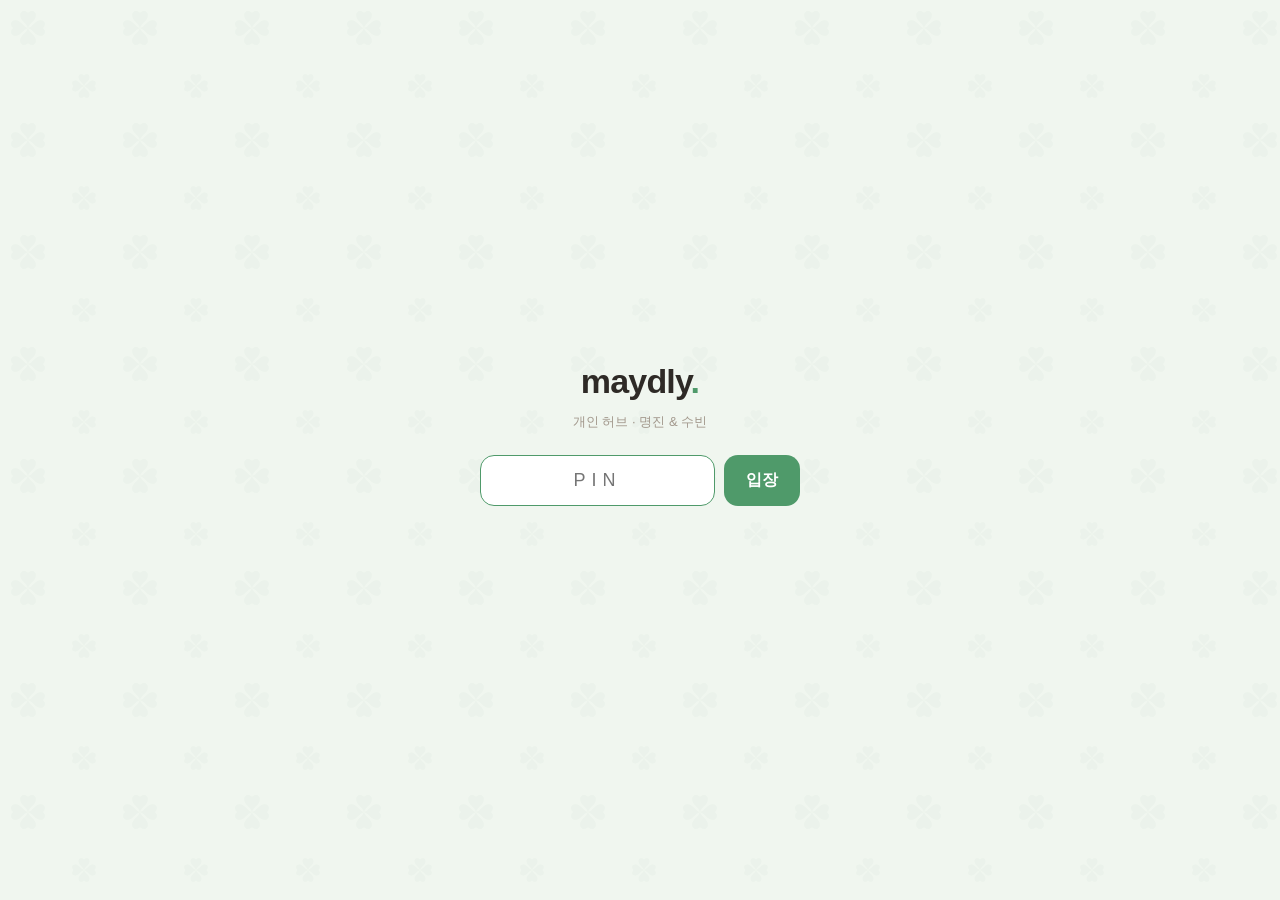
<file: hub/index.html>
<!DOCTYPE html>
<html lang="ko">
<head>
<meta charset="UTF-8">
<meta name="viewport" content="width=device-width, initial-scale=1.0, viewport-fit=cover">
<meta name="robots" content="noindex, nofollow">
<meta name="theme-color" content="#f0f6ef">
<meta name="apple-mobile-web-app-capable" content="yes">
<meta name="apple-mobile-web-app-status-bar-style" content="default">
<meta name="apple-mobile-web-app-title" content="maydly">
<link rel="manifest" href="manifest.json">
<link rel="apple-touch-icon" href="icon-180.png">
<title>maydly · 개인 허브</title>
<style>
*{margin:0;padding:0;box-sizing:border-box;-webkit-tap-highlight-color:transparent}
html,body{background:#f0f6ef url("data:image/svg+xml,%3Csvg%20xmlns%3D'http%3A%2F%2Fwww.w3.org%2F2000%2Fsvg'%20width%3D'112'%20height%3D'112'%3E%3Cg%20fill%3D'%234f9a6a'%20fill-opacity%3D'0.035'%3E%3Cg%20transform%3D'translate(28%2C28)'%3E%3Cpath%20d%3D'M0%200%20C-2.4%2C-10.5%20-17%2C-15.5%20-17%2C-27.5%20C-17%2C-36.5%20-8%2C-40.5%200%2C-32.5%20C8%2C-40.5%2017%2C-36.5%2017%2C-27.5%20C17%2C-15.5%202.4%2C-10.5%200%2C0%20Z'%20transform%3D'scale(0.46)%20rotate(0)'%2F%3E%3Cpath%20d%3D'M0%200%20C-2.4%2C-10.5%20-17%2C-15.5%20-17%2C-27.5%20C-17%2C-36.5%20-8%2C-40.5%200%2C-32.5%20C8%2C-40.5%2017%2C-36.5%2017%2C-27.5%20C17%2C-15.5%202.4%2C-10.5%200%2C0%20Z'%20transform%3D'scale(0.46)%20rotate(90)'%2F%3E%3Cpath%20d%3D'M0%200%20C-2.4%2C-10.5%20-17%2C-15.5%20-17%2C-27.5%20C-17%2C-36.5%20-8%2C-40.5%200%2C-32.5%20C8%2C-40.5%2017%2C-36.5%2017%2C-27.5%20C17%2C-15.5%202.4%2C-10.5%200%2C0%20Z'%20transform%3D'scale(0.46)%20rotate(180)'%2F%3E%3Cpath%20d%3D'M0%200%20C-2.4%2C-10.5%20-17%2C-15.5%20-17%2C-27.5%20C-17%2C-36.5%20-8%2C-40.5%200%2C-32.5%20C8%2C-40.5%2017%2C-36.5%2017%2C-27.5%20C17%2C-15.5%202.4%2C-10.5%200%2C0%20Z'%20transform%3D'scale(0.46)%20rotate(270)'%2F%3E%3C%2Fg%3E%3Cg%20transform%3D'translate(84%2C86)'%3E%3Cpath%20d%3D'M0%200%20C-2.4%2C-10.5%20-17%2C-15.5%20-17%2C-27.5%20C-17%2C-36.5%20-8%2C-40.5%200%2C-32.5%20C8%2C-40.5%2017%2C-36.5%2017%2C-27.5%20C17%2C-15.5%202.4%2C-10.5%200%2C0%20Z'%20transform%3D'scale(0.32)%20rotate(0)'%2F%3E%3Cpath%20d%3D'M0%200%20C-2.4%2C-10.5%20-17%2C-15.5%20-17%2C-27.5%20C-17%2C-36.5%20-8%2C-40.5%200%2C-32.5%20C8%2C-40.5%2017%2C-36.5%2017%2C-27.5%20C17%2C-15.5%202.4%2C-10.5%200%2C0%20Z'%20transform%3D'scale(0.32)%20rotate(90)'%2F%3E%3Cpath%20d%3D'M0%200%20C-2.4%2C-10.5%20-17%2C-15.5%20-17%2C-27.5%20C-17%2C-36.5%20-8%2C-40.5%200%2C-32.5%20C8%2C-40.5%2017%2C-36.5%2017%2C-27.5%20C17%2C-15.5%202.4%2C-10.5%200%2C0%20Z'%20transform%3D'scale(0.32)%20rotate(180)'%2F%3E%3Cpath%20d%3D'M0%200%20C-2.4%2C-10.5%20-17%2C-15.5%20-17%2C-27.5%20C-17%2C-36.5%20-8%2C-40.5%200%2C-32.5%20C8%2C-40.5%2017%2C-36.5%2017%2C-27.5%20C17%2C-15.5%202.4%2C-10.5%200%2C0%20Z'%20transform%3D'scale(0.32)%20rotate(270)'%2F%3E%3C%2Fg%3E%3C%2Fg%3E%3C%2Fsvg%3E");color:#2e2a26;font-family:'Pretendard','Apple SD Gothic Neo',-apple-system,BlinkMacSystemFont,sans-serif;
  min-height:100vh;-webkit-font-smoothing:antialiased}
body{max-width:460px;margin:0 auto;padding:calc(env(safe-area-inset-top) + 46px) 20px calc(env(safe-area-inset-bottom) + 50px)}

/* 헤더 */
.head{display:flex;align-items:flex-end;justify-content:space-between;margin-bottom:22px}
.wm{font-size:31px;font-weight:800;letter-spacing:-.7px}
.wm .d{color:#4f9a6a}
.who{font-size:12px;color:#a99e8f;padding-bottom:5px}

/* 4열 타일 그리드 (폰 기준) */
.grid{display:grid;grid-template-columns:repeat(4,1fr);gap:8px}
.tile{position:relative;text-decoration:none;color:#fff;border-radius:16px;padding:9px;aspect-ratio:1/1;
  display:flex;flex-direction:column;justify-content:space-between;overflow:hidden;
  box-shadow:0 5px 13px rgba(90,70,50,.14);transition:transform .16s,box-shadow .16s}
.tile:active{transform:scale(.96)}
@media(hover:hover){.tile:hover{transform:translateY(-2px);box-shadow:0 10px 20px rgba(90,70,50,.22)}}
.tile .ic{font-size:21px;width:38px;height:38px;display:flex;align-items:center;justify-content:center;background:rgba(255,255,255,.42);border-radius:13px;box-shadow:0 2px 7px rgba(70,60,45,.13), inset 0 0 0 1px rgba(255,255,255,.45);backdrop-filter:blur(3px);-webkit-backdrop-filter:blur(3px)}
.tile .lb{font-size:11px;font-weight:750;letter-spacing:-.3px;line-height:1.15;text-shadow:0 1px 3px rgba(0,0,0,.12)}
.tile .sm{font-size:8px;opacity:.86;margin-top:1px;font-weight:500;line-height:1.25;text-shadow:0 1px 2px rgba(0,0,0,.1);
  display:-webkit-box;-webkit-line-clamp:2;-webkit-box-orient:vertical;overflow:hidden}
.tile .arw{position:absolute;top:8px;right:9px;font-size:10px;opacity:.65}
.tile.wide{grid-column:1/-1;aspect-ratio:auto;flex-direction:row;align-items:center;gap:15px;padding:18px 20px}
.tile.wide .ic{font-size:29px}
.tile.wide .wtx{flex:1;min-width:0}
.tile.wide .arw{position:static;opacity:.75}
.tile.soon{opacity:.62}
.tile .soonbadge{position:absolute;top:15px;right:14px;font-size:10px;font-weight:700;background:rgba(255,255,255,.32);
  padding:3px 9px;border-radius:20px;backdrop-filter:blur(4px)}
.foot{text-align:center;margin-top:24px;font-size:11.5px;color:#a99e8f;line-height:1.6}

/* PIN 게이트 */
.gate{position:fixed;inset:0;background:#f0f6ef url("data:image/svg+xml,%3Csvg%20xmlns%3D'http%3A%2F%2Fwww.w3.org%2F2000%2Fsvg'%20width%3D'112'%20height%3D'112'%3E%3Cg%20fill%3D'%234f9a6a'%20fill-opacity%3D'0.035'%3E%3Cg%20transform%3D'translate(28%2C28)'%3E%3Cpath%20d%3D'M0%200%20C-2.4%2C-10.5%20-17%2C-15.5%20-17%2C-27.5%20C-17%2C-36.5%20-8%2C-40.5%200%2C-32.5%20C8%2C-40.5%2017%2C-36.5%2017%2C-27.5%20C17%2C-15.5%202.4%2C-10.5%200%2C0%20Z'%20transform%3D'scale(0.46)%20rotate(0)'%2F%3E%3Cpath%20d%3D'M0%200%20C-2.4%2C-10.5%20-17%2C-15.5%20-17%2C-27.5%20C-17%2C-36.5%20-8%2C-40.5%200%2C-32.5%20C8%2C-40.5%2017%2C-36.5%2017%2C-27.5%20C17%2C-15.5%202.4%2C-10.5%200%2C0%20Z'%20transform%3D'scale(0.46)%20rotate(90)'%2F%3E%3Cpath%20d%3D'M0%200%20C-2.4%2C-10.5%20-17%2C-15.5%20-17%2C-27.5%20C-17%2C-36.5%20-8%2C-40.5%200%2C-32.5%20C8%2C-40.5%2017%2C-36.5%2017%2C-27.5%20C17%2C-15.5%202.4%2C-10.5%200%2C0%20Z'%20transform%3D'scale(0.46)%20rotate(180)'%2F%3E%3Cpath%20d%3D'M0%200%20C-2.4%2C-10.5%20-17%2C-15.5%20-17%2C-27.5%20C-17%2C-36.5%20-8%2C-40.5%200%2C-32.5%20C8%2C-40.5%2017%2C-36.5%2017%2C-27.5%20C17%2C-15.5%202.4%2C-10.5%200%2C0%20Z'%20transform%3D'scale(0.46)%20rotate(270)'%2F%3E%3C%2Fg%3E%3Cg%20transform%3D'translate(84%2C86)'%3E%3Cpath%20d%3D'M0%200%20C-2.4%2C-10.5%20-17%2C-15.5%20-17%2C-27.5%20C-17%2C-36.5%20-8%2C-40.5%200%2C-32.5%20C8%2C-40.5%2017%2C-36.5%2017%2C-27.5%20C17%2C-15.5%202.4%2C-10.5%200%2C0%20Z'%20transform%3D'scale(0.32)%20rotate(0)'%2F%3E%3Cpath%20d%3D'M0%200%20C-2.4%2C-10.5%20-17%2C-15.5%20-17%2C-27.5%20C-17%2C-36.5%20-8%2C-40.5%200%2C-32.5%20C8%2C-40.5%2017%2C-36.5%2017%2C-27.5%20C17%2C-15.5%202.4%2C-10.5%200%2C0%20Z'%20transform%3D'scale(0.32)%20rotate(90)'%2F%3E%3Cpath%20d%3D'M0%200%20C-2.4%2C-10.5%20-17%2C-15.5%20-17%2C-27.5%20C-17%2C-36.5%20-8%2C-40.5%200%2C-32.5%20C8%2C-40.5%2017%2C-36.5%2017%2C-27.5%20C17%2C-15.5%202.4%2C-10.5%200%2C0%20Z'%20transform%3D'scale(0.32)%20rotate(180)'%2F%3E%3Cpath%20d%3D'M0%200%20C-2.4%2C-10.5%20-17%2C-15.5%20-17%2C-27.5%20C-17%2C-36.5%20-8%2C-40.5%200%2C-32.5%20C8%2C-40.5%2017%2C-36.5%2017%2C-27.5%20C17%2C-15.5%202.4%2C-10.5%200%2C0%20Z'%20transform%3D'scale(0.32)%20rotate(270)'%2F%3E%3C%2Fg%3E%3C%2Fg%3E%3C%2Fsvg%3E");z-index:50;
  display:flex;flex-direction:column;align-items:center;justify-content:center;gap:16px;padding:24px}
.gate .gw{font-size:34px;font-weight:800;letter-spacing:-.8px}
.gate .gw .d{color:#4f9a6a}
.gate .gs{font-size:13px;color:#a2988c;margin-top:-4px}
.pinrow{display:flex;gap:9px;margin-top:8px;width:100%;max-width:320px}
.pin{flex:1;min-width:0;font-size:18px;text-align:center;letter-spacing:6px;
  padding:14px 16px;border:1.5px solid #e2dace;border-radius:14px;background:#fff;color:#2e2a26;outline:none}
.pin:focus{border-color:#4f9a6a}
.gobtn{flex:0 0 auto;border:none;background:#4f9a6a;color:#fff;font-size:16px;font-weight:700;
  padding:14px 22px;border-radius:14px;cursor:pointer}
.gobtn:active{opacity:.85}
.err{font-size:12.5px;color:#c2564b;min-height:16px}
.toast{position:fixed;left:50%;bottom:38px;transform:translateX(-50%);background:rgba(46,42,38,.9);color:#fff;
  font-size:13px;font-weight:600;padding:11px 18px;border-radius:22px;z-index:80;opacity:0;transition:opacity .2s;pointer-events:none;max-width:88vw;text-align:center}
.toast.on{opacity:1}
</style>
</head>
<body>

<!-- PIN 게이트 -->
<div class="gate" id="gate">
  <div class="gw">maydly<span class="d">.</span></div>
  <div class="gs">개인 허브 · 명진 &amp; 수빈</div>
  <div class="pinrow">
    <input class="pin" id="pin" type="password" inputmode="numeric" pattern="[0-9]*"
      placeholder="PIN" maxlength="8" autocomplete="off" onkeydown="if(event.key==='Enter')tryPin()">
    <button class="gobtn" onclick="tryPin()">입장</button>
  </div>
  <div class="err" id="err"></div>
</div>

<!-- 허브 본문 -->
<div id="app" style="display:none">
  <div class="head"><div class="wm">maydly<span class="d">.</span><svg width='22' height='22' viewBox='0 0 40 40' style='vertical-align:-3px;margin-left:4px'><g fill='#4f9a6a'><path d='M20,20 C16,14 8,13 8,8 C8,4.5 13,3.5 16,6 C18,7.5 19.5,9 20,10.5 C20.5,9 22,7.5 24,6 C27,3.5 32,4.5 32,8 C32,13 24,14 20,20 Z'/><path transform='rotate(90 20 20)' d='M20,20 C16,14 8,13 8,8 C8,4.5 13,3.5 16,6 C18,7.5 19.5,9 20,10.5 C20.5,9 22,7.5 24,6 C27,3.5 32,4.5 32,8 C32,13 24,14 20,20 Z'/><path transform='rotate(180 20 20)' d='M20,20 C16,14 8,13 8,8 C8,4.5 13,3.5 16,6 C18,7.5 19.5,9 20,10.5 C20.5,9 22,7.5 24,6 C27,3.5 32,4.5 32,8 C32,13 24,14 20,20 Z'/><path transform='rotate(270 20 20)' d='M20,20 C16,14 8,13 8,8 C8,4.5 13,3.5 16,6 C18,7.5 19.5,9 20,10.5 C20.5,9 22,7.5 24,6 C27,3.5 32,4.5 32,8 C32,13 24,14 20,20 Z'/></g><path d='M20,20 Q21,29 25,34' stroke='#4f9a6a' stroke-width='2' fill='none' stroke-linecap='round'/></svg></div><div class="who">명진 · 수빈</div></div>
  <div class="grid" id="grid"></div>
  <div class="foot">홈 화면에 추가해 앱처럼 쓰세요<br>명진 · 수빈 전용</div>
</div>

<div class="toast" id="toast"></div>

<script>
// 개인 허브 (타일 · 파스텔 뮤트) — 도구는 각자 자리에, 여기선 링크만.
var LINKS=[
  // 1줄
  {ic:'🌱', g:['#bcd0ac','#a3bd90'], lb:'수빈 앱', sm:'수빈 루틴', url:'https://maydly.github.io/note/subin/'},
  {ic:'🔮', g:['#e6c9a8','#d4ad82'], lb:'수빈 사주', sm:'사주·별자리·MBTI 통합', url:'https://subin-routine.web.app/saju/'},
  {ic:'🖼️', g:['#d9b8c4','#c59db0'], lb:'촬영 시안', sm:'우중·바다·바다커플·새내기', url:'https://maydly.github.io/note/hub/시안/'},
  {ic:'🗺️', g:['#a6c8e2','#80a9cf'], lb:'여행지도', sm:'일본 803곳 · 국내 162곳 · 탭 전환', url:'https://maydly.github.io/note/travel/'},
  {ic:'📱', g:['#d3bfe0','#b79bd4'], lb:'명진앱', sm:'할일·구매·보유·가계부', url:'https://maydly.github.io/note/myapp/'},
  // 2줄
  {ic:'🕐', g:['#e3cf9d','#d0b97e'], lb:'페이용캘린더', sm:'페이 촬영 1시간 타임테이블 · 야외 문의', url:'https://maydly.github.io/maydly-cal/pay.html'},
  {ic:'🍀', g:['#a8d3a0','#7fb877'], lb:'협업캘린더', sm:'협업 고객에게 보낼 링크', url:'https://maydly.github.io/maydly-cal/'},
  {ic:'📅', g:['#e7bcb4','#dda79d'], lb:'명진 캘린더', sm:'촬영 일정 관리', url:'https://maydly.github.io/maydly-cal/admin.html'},
  // 3줄
  {ic:'📸', g:['#ecd3ab','#dcbd8d'], lb:'대표 사진맵', sm:'2024–2026 모델 전체 · 구글 🔒', url:'https://maydly.github.io/note/hub/photomap/'},
  {ic:'📋', g:['#cdd9b0','#aec48f'], lb:'설문데이터', sm:'시안 문의 DB · 구글 🔒', url:'https://maydly.github.io/note/hub/설문데이터/'},
  {ic:'🎞️', g:['#e0b9a0','#caa080'], lb:'빈티지 필름', sm:'도감·구매처·재고·셋팅', url:'https://maydly.github.io/note/film/'},
  {ic:'🎥', g:['#a7cdd0','#85b3b7'], lb:'장비 비교자료', sm:'촬영장비 비교', url:'https://maydly.github.io/note/07_장비비교자료/'},
  {ic:'💡', g:['#d8cba8','#c2b184'], lb:'조명 셋업 짜기', sm:'결정 13개 → 구매계획', url:'https://maydly.github.io/note/07_장비비교자료/11_조명셋업짜기_latest.html'},
  {ic:'🌿', g:['#bcdcb6','#8ac07d'], lb:'단어 여정', sm:'촬영 전, 오늘의 나 다섯 단어', url:'https://maydly.github.io/maydly-hub/word-journey/'},
  // 4줄
  {ic:'📖', g:['#c3c4e4','#a9abd6'], lb:'note 아카이브', sm:'스터디 노트', url:'https://maydly.github.io/note/'},
  {ic:'✨', g:['#e6b8c8','#d59fb3'], lb:'maydly 시안', sm:'고객에게 보내는 maydly 소개 페이지', url:'https://maydly.github.io/'},
  {ic:'🧭', g:['#b7c9b0','#94ae8c'], lb:'독립 준비 점검표', sm:'6개 기둥 · 자가진단 18 · 사진대회 · 구글 🔒', url:'https://maydly.github.io/note/prep/'},
  {ic:'🏛️', g:['#9ab5a8','#7a9e90'], lb:'거버넌스', sm:'주간·격주·4주 점검', url:'https://maydly.github.io/note/hub/governance/'}
];
var PW_HASH='9923e00231428d5272881c78ed1ffe7340dd73f4792d45ad24b5ab469fcc1a4b';

function esc(s){return String(s).replace(/[&<>"']/g,function(c){return{'&':'&amp;','<':'&lt;','>':'&gt;','"':'&quot;',"'":'&#39;'}[c];});}
function render(){
  document.getElementById('grid').innerHTML=LINKS.map(function(l){
    var g='linear-gradient(150deg,'+l.g[0]+','+l.g[1]+')';
    var sm=l.sm?sm:'';  // 부제 비면 빈 줄 안 생기게
    if(l.soon){
      return '<a class="tile soon" href="#" onclick="soon(event)" style="background:'+g+'">'
        +'<div class="soonbadge">준비중</div><div class="ic">'+l.ic+'</div>'
        +'<div><div class="lb">'+esc(l.lb)+'</div><div class="sm">'+esc(l.sm)+'</div></div></a>';
    }
    if(l.wide){
      return '<a class="tile wide" href="'+esc(l.url)+'" target="_blank" rel="noopener noreferrer" style="background:'+g+'">'
        +'<div class="ic">'+l.ic+'</div>'
        +'<div class="wtx"><div class="lb">'+esc(l.lb)+'</div><div class="sm">'+esc(l.sm)+'</div></div>'
        +'<div class="arw">↗</div></a>';
    }
    return '<a class="tile" href="'+esc(l.url)+'" target="_blank" rel="noopener noreferrer" style="background:'+g+'">'
      +'<div class="arw">↗</div><div class="ic">'+l.ic+'</div>'
      +'<div><div class="lb">'+esc(l.lb)+'</div><div class="sm">'+esc(l.sm)+'</div></div></a>';
  }).join('');
}
function soon(e){e.preventDefault();toast('대표 사진맵은 곧 연결됩니다');}
var _tt;
function toast(m){var t=document.getElementById('toast');t.textContent=m;t.classList.add('on');clearTimeout(_tt);_tt=setTimeout(function(){t.classList.remove('on');},2200);}
function enter(){document.getElementById('gate').style.display='none';document.getElementById('app').style.display='';render();}
function tryPin(){
  var v=document.getElementById('pin').value.trim();
  if(sha256(v)===PW_HASH){try{localStorage.setItem('maydly_hub_session','1');}catch(e){}enter();}
  else{document.getElementById('err').textContent='PIN이 맞지 않습니다.';document.getElementById('pin').value='';document.getElementById('pin').focus();}
}
// 컴팩트 SHA-256 (http/localhost·file 환경에서도 동작)
function sha256(ascii){
  function rr(v,a){return (v>>>a)|(v<<(32-a));}
  var mp=Math.pow,mw=mp(2,32),result='',i,j,words=[],abl=ascii.length*8,hash=[],k=[],pc=0,isC={};
  for(var c=2;pc<64;c++){if(!isC[c]){for(i=0;i<313;i+=c)isC[i]=c;hash[pc]=(mp(c,.5)*mw)|0;k[pc++]=(mp(c,1/3)*mw)|0;}}
  ascii+='\x80';while(ascii.length%64-56)ascii+='\x00';
  for(i=0;i<ascii.length;i++){j=ascii.charCodeAt(i);if(j>>8)return;words[i>>2]|=j<<((3-i)%4)*8;}
  words[words.length]=((abl/mw)|0);words[words.length]=(abl);
  for(j=0;j<words.length;){var w=words.slice(j,j+=16),oh=hash;hash=hash.slice(0,8);
    for(i=0;i<64;i++){var w15=w[i-15],w2=w[i-2],a=hash[0],e=hash[4];
      var t1=hash[7]+(rr(e,6)^rr(e,11)^rr(e,25))+((e&hash[5])^((~e)&hash[6]))+k[i]+(w[i]=i<16?w[i]:(w[i-16]+(rr(w15,7)^rr(w15,18)^(w15>>>3))+w[i-7]+(rr(w2,17)^rr(w2,19)^(w2>>>10)))|0);
      var t2=(rr(a,2)^rr(a,13)^rr(a,22))+((a&hash[1])^(a&hash[2])^(hash[1]&hash[2]));
      hash=[(t1+t2)|0].concat(hash);hash[4]=(hash[4]+t1)|0;}
    for(i=0;i<8;i++)hash[i]=(hash[i]+oh[i])|0;}
  for(i=0;i<8;i++)for(j=3;j+1;j--){var b=(hash[i]>>(j*8))&255;result+=((b<16)?0:'')+b.toString(16);}
  return result;
}
if(localStorage.getItem('maydly_hub_session')==='1')enter();
else document.getElementById('pin').focus();
</script>
</body>
</html>
</file>
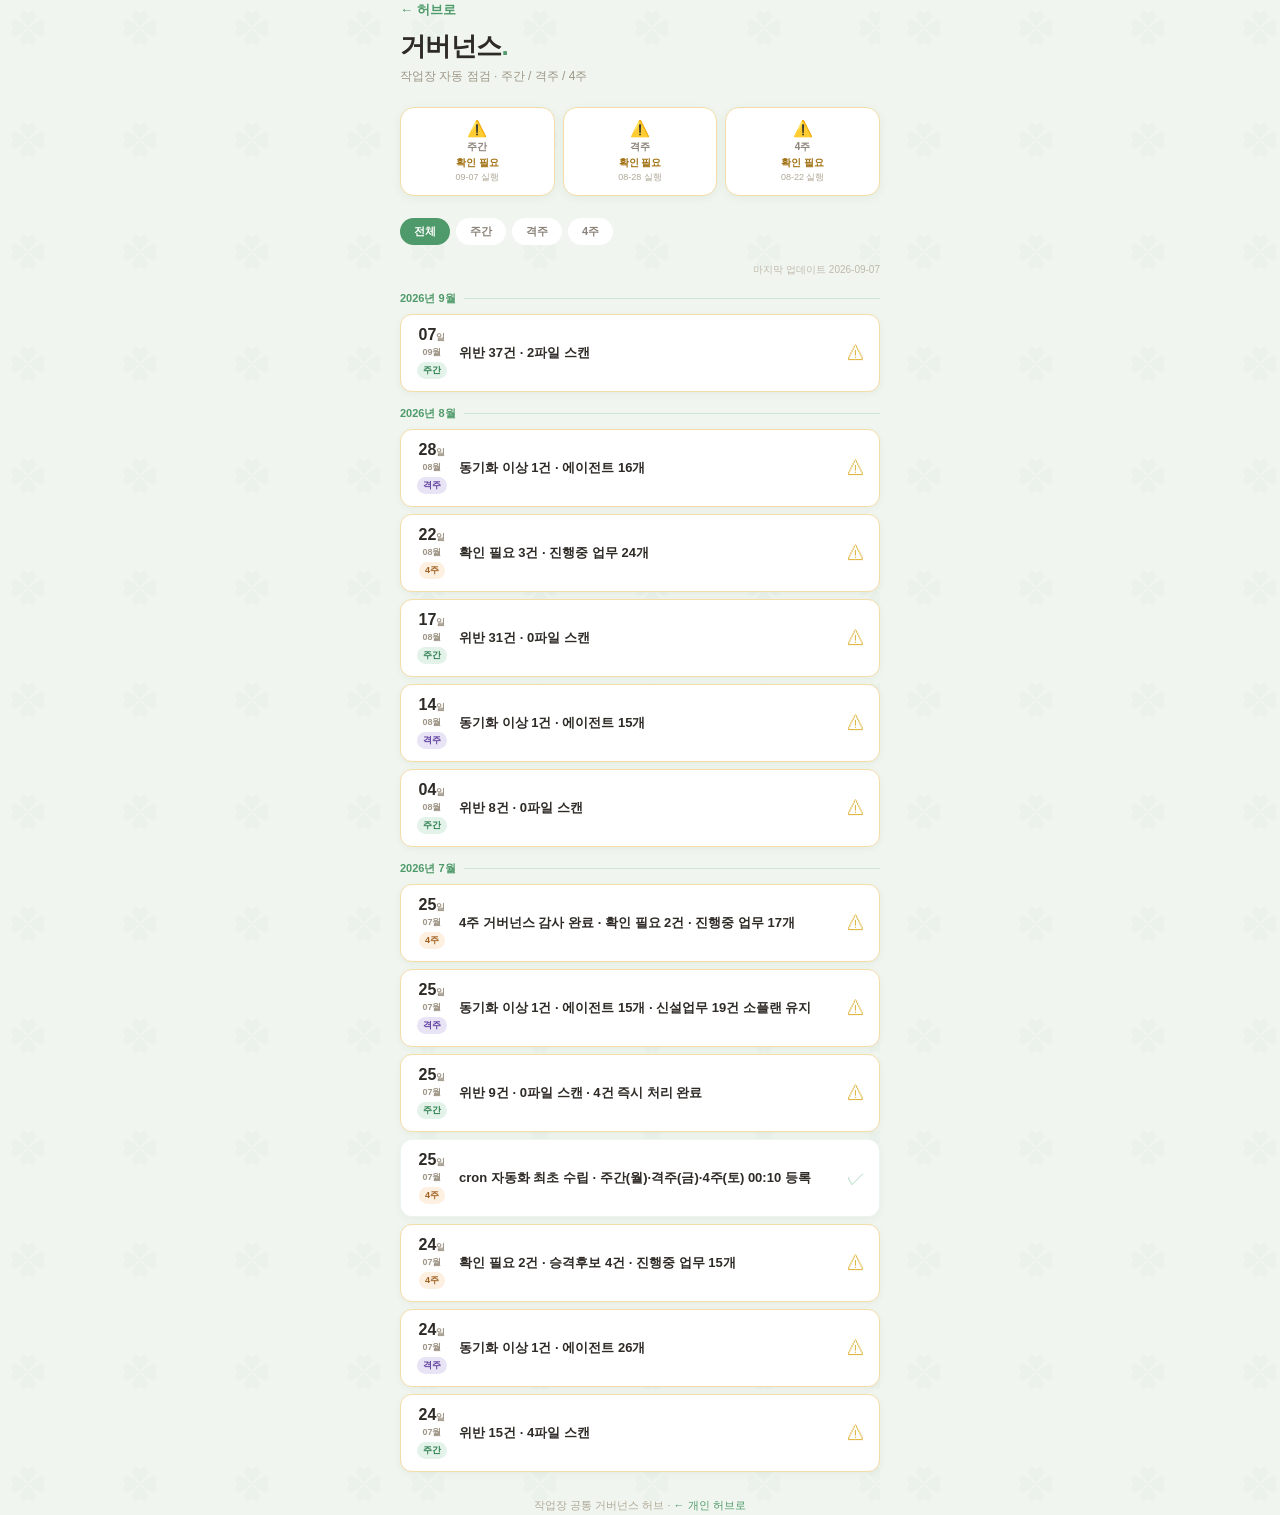
<file: hub/governance/index.html>
<!-- 관리자 전용 — 일반 공개 금지 -->
<!DOCTYPE html>
<html lang="ko">
<head>
<meta charset="UTF-8">
<meta name="viewport" content="width=device-width, initial-scale=1.0, viewport-fit=cover">
<meta name="robots" content="noindex, nofollow">
<meta name="theme-color" content="#f0f6ef">
<title>거버넌스 허브 · 작업장 점검</title>
<style>
*{margin:0;padding:0;box-sizing:border-box;-webkit-tap-highlight-color:transparent}
html,body{
  background:#f0f6ef url("data:image/svg+xml,%3Csvg%20xmlns%3D'http%3A%2F%2Fwww.w3.org%2F2000%2Fsvg'%20width%3D'112'%20height%3D'112'%3E%3Cg%20fill%3D'%234f9a6a'%20fill-opacity%3D'0.035'%3E%3Cg%20transform%3D'translate(28%2C28)'%3E%3Cpath%20d%3D'M0%200%20C-2.4%2C-10.5%20-17%2C-15.5%20-17%2C-27.5%20C-17%2C-36.5%20-8%2C-40.5%200%2C-32.5%20C8%2C-40.5%2017%2C-36.5%2017%2C-27.5%20C17%2C-15.5%202.4%2C-10.5%200%2C0%20Z'%20transform%3D'scale(0.46)%20rotate(0)'%2F%3E%3Cpath%20d%3D'M0%200%20C-2.4%2C-10.5%20-17%2C-15.5%20-17%2C-27.5%20C-17%2C-36.5%20-8%2C-40.5%200%2C-32.5%20C8%2C-40.5%2017%2C-36.5%2017%2C-27.5%20C17%2C-15.5%202.4%2C-10.5%200%2C0%20Z'%20transform%3D'scale(0.46)%20rotate(90)'%2F%3E%3Cpath%20d%3D'M0%200%20C-2.4%2C-10.5%20-17%2C-15.5%20-17%2C-27.5%20C-17%2C-36.5%20-8%2C-40.5%200%2C-32.5%20C8%2C-40.5%2017%2C-36.5%2017%2C-27.5%20C17%2C-15.5%202.4%2C-10.5%200%2C0%20Z'%20transform%3D'scale(0.46)%20rotate(180)'%2F%3E%3Cpath%20d%3D'M0%200%20C-2.4%2C-10.5%20-17%2C-15.5%20-17%2C-27.5%20C-17%2C-36.5%20-8%2C-40.5%200%2C-32.5%20C8%2C-40.5%2017%2C-36.5%2017%2C-27.5%20C17%2C-15.5%202.4%2C-10.5%200%2C0%20Z'%20transform%3D'scale(0.46)%20rotate(270)'%2F%3E%3C%2Fg%3E%3C%2Fg%3E%3C%2Fsvg%3E");
  color:#2e2a26;font-family:'Pretendard','Apple SD Gothic Neo',-apple-system,BlinkMacSystemFont,sans-serif;
  min-height:100vh;-webkit-font-smoothing:antialiased
}
body{max-width:480px;margin:0 auto;padding:calc(env(safe-area-inset-top)+44px) 20px calc(env(safe-area-inset-bottom)+48px)}

.back{font-size:13px;color:#4f9a6a;text-decoration:none;font-weight:600;display:inline-block;margin-bottom:10px}
.back:active{opacity:.7}
.title{font-size:26px;font-weight:800;letter-spacing:-.6px;margin-bottom:4px}
.title .d{color:#4f9a6a}
.sub{font-size:12px;color:#9e9586;margin-bottom:22px}

/* 최신 상태 요약 */
.summary-bar{display:grid;grid-template-columns:repeat(3,1fr);gap:8px;margin-bottom:22px}
.sum-card{background:#fff;border-radius:14px;padding:11px 8px;text-align:center;
  box-shadow:0 2px 8px rgba(60,80,60,.07);border:1.5px solid rgba(79,154,106,.12)}
.sum-card.ok{border-color:#c5e8d0}
.sum-card.warn{border-color:#f5dda8}
.sum-card.empty{border-color:#e8e4da}
.sum-ic{font-size:16px;margin-bottom:2px}
.sum-lb{font-size:10px;font-weight:700;color:#8a8278;letter-spacing:.2px}
.sum-st{font-size:10px;font-weight:700;margin-top:2px}
.sum-st.ok{color:#2f8050}
.sum-st.warn{color:#a07010}
.sum-st.empty{color:#b0a898}
.sum-dt{font-size:9px;color:#b0a898;margin-top:1px}

/* 필터 */
.filter-row{display:flex;gap:6px;margin-bottom:16px;overflow-x:auto;padding-bottom:2px;scrollbar-width:none}
.filter-row::-webkit-scrollbar{display:none}
.ftab{font-size:11px;font-weight:700;padding:6px 14px;border-radius:20px;border:1.5px solid #ddd8ce;
  background:#fff;color:#8a8278;cursor:pointer;white-space:nowrap;flex-shrink:0;border:none;-webkit-appearance:none}
.ftab.on{background:#4f9a6a;color:#fff}

/* 로그 리스트 */
.log-entry{display:flex;align-items:center;gap:10px;background:#fff;border-radius:12px;
  padding:12px 14px;margin-bottom:7px;box-shadow:0 2px 6px rgba(60,80,60,.06);
  border:1.5px solid transparent}
.log-entry.has-issue{border-color:#f5dda8}
.log-entry.ok-entry{border-color:rgba(79,154,106,.1)}
.le-left{display:flex;flex-direction:column;align-items:center;gap:3px;flex-shrink:0;width:34px}
.le-day{font-size:16px;font-weight:800;color:#2e2a26;line-height:1}
.le-mon{font-size:9px;color:#9e9586;font-weight:600}
.le-badge{font-size:9px;font-weight:700;padding:2px 6px;border-radius:10px;white-space:nowrap}
.le-badge.weekly{background:#e4f3ea;color:#2f8050}
.le-badge.biweekly{background:#e8e4f5;color:#6040a0}
.le-badge.monthly{background:#fdf0e0;color:#a06020}
.le-center{flex:1;min-width:0}
.le-summary{font-size:13px;font-weight:600;color:#2e2a26;line-height:1.35}
.le-sub{font-size:11px;color:#9e9586;margin-top:2px}
.le-ic{flex-shrink:0;font-size:18px}
.month-div{font-size:11px;font-weight:700;color:#4f9a6a;margin:14px 0 8px;
  display:flex;align-items:center;gap:8px}
.month-div::after{content:'';flex:1;height:1px;background:rgba(79,154,106,.2)}

/* 빈 상태 */
.empty-state{text-align:center;padding:48px 20px;color:#b0a898}
.empty-ic{font-size:40px;margin-bottom:12px}
.empty-title{font-size:15px;font-weight:700;color:#7a7268;margin-bottom:6px}
.empty-desc{font-size:12px;line-height:1.6}

/* 로딩 */
.loading{text-align:center;padding:40px;color:#9e9586;font-size:13px}

.foot{text-align:center;font-size:11px;color:#b0a898;margin-top:24px;line-height:1.7}
.foot a{color:#4f9a6a;text-decoration:none}
.updated{font-size:10px;color:#c0b8ac;text-align:right;margin-bottom:12px}
</style>
</head>
<body>

<a class="back" href="../">← 허브로</a>
<div class="title">거버넌스<span class="d">.</span></div>
<div class="sub">작업장 자동 점검 · 주간 / 격주 / 4주</div>

<div class="summary-bar" id="summaryBar">
  <div class="sum-card empty"><div class="sum-ic">—</div><div class="sum-lb">주간</div><div class="sum-st empty">대기 중</div><div class="sum-dt">미실행</div></div>
  <div class="sum-card empty"><div class="sum-ic">—</div><div class="sum-lb">격주</div><div class="sum-st empty">대기 중</div><div class="sum-dt">미실행</div></div>
  <div class="sum-card empty"><div class="sum-ic">—</div><div class="sum-lb">4주</div><div class="sum-st empty">대기 중</div><div class="sum-dt">미실행</div></div>
</div>

<div class="filter-row">
  <button class="ftab on" onclick="setFilter('all',this)">전체</button>
  <button class="ftab" onclick="setFilter('weekly',this)">주간</button>
  <button class="ftab" onclick="setFilter('biweekly',this)">격주</button>
  <button class="ftab" onclick="setFilter('monthly',this)">4주</button>
</div>

<div id="updatedAt" class="updated"></div>
<div id="logContainer"><div class="loading">불러오는 중…</div></div>

<div class="foot">작업장 공통 거버넌스 허브 · <a href="../">← 개인 허브로</a></div>

<script>
var TYPE_LABEL = {weekly:'주간', biweekly:'격주', monthly:'4주'};
var curFilter = 'all';
var allLog = [];

function setFilter(type, el) {
  curFilter = type;
  document.querySelectorAll('.ftab').forEach(function(t){t.classList.remove('on');});
  el.classList.add('on');
  renderLog();
}

function renderSummary(log) {
  var latest = {weekly:null, biweekly:null, monthly:null};
  log.forEach(function(e) {
    if (!latest[e.type]) latest[e.type] = e;
  });
  var types = ['weekly','biweekly','monthly'];
  var labels = {weekly:'주간', biweekly:'격주', monthly:'4주'};
  var html = types.map(function(t) {
    var e = latest[t];
    if (!e) return '<div class="sum-card empty"><div class="sum-ic">—</div><div class="sum-lb">'+labels[t]+'</div><div class="sum-st empty">대기 중</div><div class="sum-dt">미실행</div></div>';
    var ic = e.status==='ok' ? '✅' : '⚠️';
    var stLb = e.status==='ok' ? '이상 없음' : '확인 필요';
    var dt = e.date.slice(5).replace('-','-');
    return '<div class="sum-card '+e.status+'"><div class="sum-ic">'+ic+'</div><div class="sum-lb">'+labels[t]+'</div><div class="sum-st '+e.status+'">'+stLb+'</div><div class="sum-dt">'+dt+' 실행</div></div>';
  }).join('');
  document.getElementById('summaryBar').innerHTML = html;
}

function renderLog() {
  var list = curFilter === 'all' ? allLog : allLog.filter(function(e){return e.type===curFilter;});
  if (list.length === 0) {
    document.getElementById('logContainer').innerHTML =
      '<div class="empty-state"><div class="empty-ic">🏛️</div><div class="empty-title">아직 점검 기록이 없습니다</div><div class="empty-desc">첫 번째 자동 점검이 실행되면<br>여기에 결과가 쌓입니다.</div></div>';
    return;
  }
  var html = '';
  var lastMonth = '';
  list.forEach(function(e) {
    var d = new Date(e.date);
    var monthKey = d.getFullYear()+'년 '+(d.getMonth()+1)+'월';
    if (monthKey !== lastMonth) {
      html += '<div class="month-div">'+monthKey+'</div>';
      lastMonth = monthKey;
    }
    var day = String(d.getDate()).padStart(2,'0');
    var mon = String(d.getMonth()+1).padStart(2,'0');
    var ic = e.status === 'ok' ? '<span style="color:#b5dbc5;font-size:18px">✓</span>' : '<span style="color:#e0b84a;font-size:18px">⚠</span>';
    html += '<div class="log-entry '+(e.status==='warn'?'has-issue':'ok-entry')+'">';
    html += '<div class="le-left"><div class="le-day">'+day+'<span style="font-size:9px;font-weight:600;color:#9e9586">일</span></div><div class="le-mon">'+mon+'월</div><div class="le-badge '+(e.type||'weekly')+'">'+(TYPE_LABEL[e.type]||e.type)+'</div></div>';
    html += '<div class="le-center"><div class="le-summary">'+e.summary+'</div></div>';
    html += '<div class="le-ic">'+ic+'</div></div>';
  });
  document.getElementById('logContainer').innerHTML = html;
}

fetch('./data.json?t='+Date.now())
  .then(function(r){return r.ok?r.json():null;})
  .then(function(d){
    if (!d) { renderLog(); return; }
    if (d.updated) document.getElementById('updatedAt').textContent = '마지막 업데이트 ' + d.updated.slice(0,10);
    allLog = d.log || [];
    renderSummary(allLog);
    renderLog();
  })
  .catch(function(){ renderLog(); });
</script>
</body>
</html>
</file>
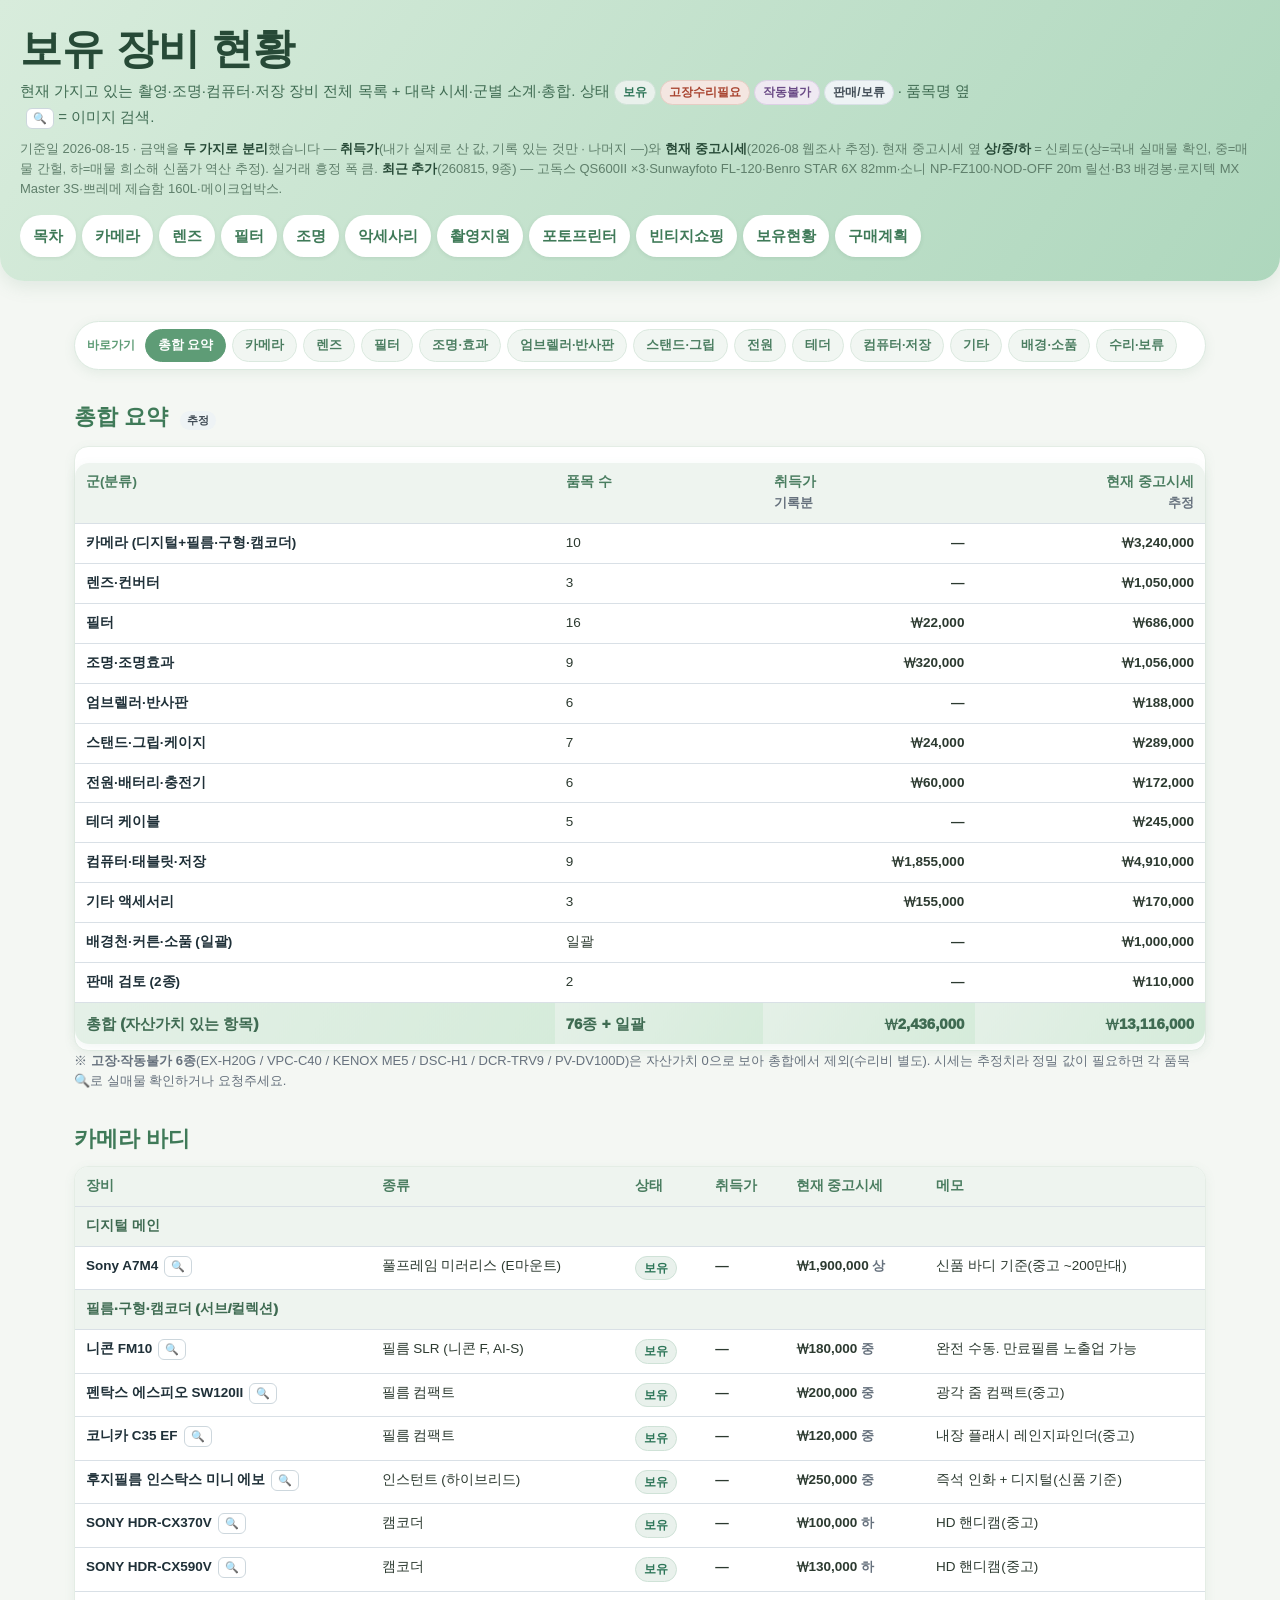
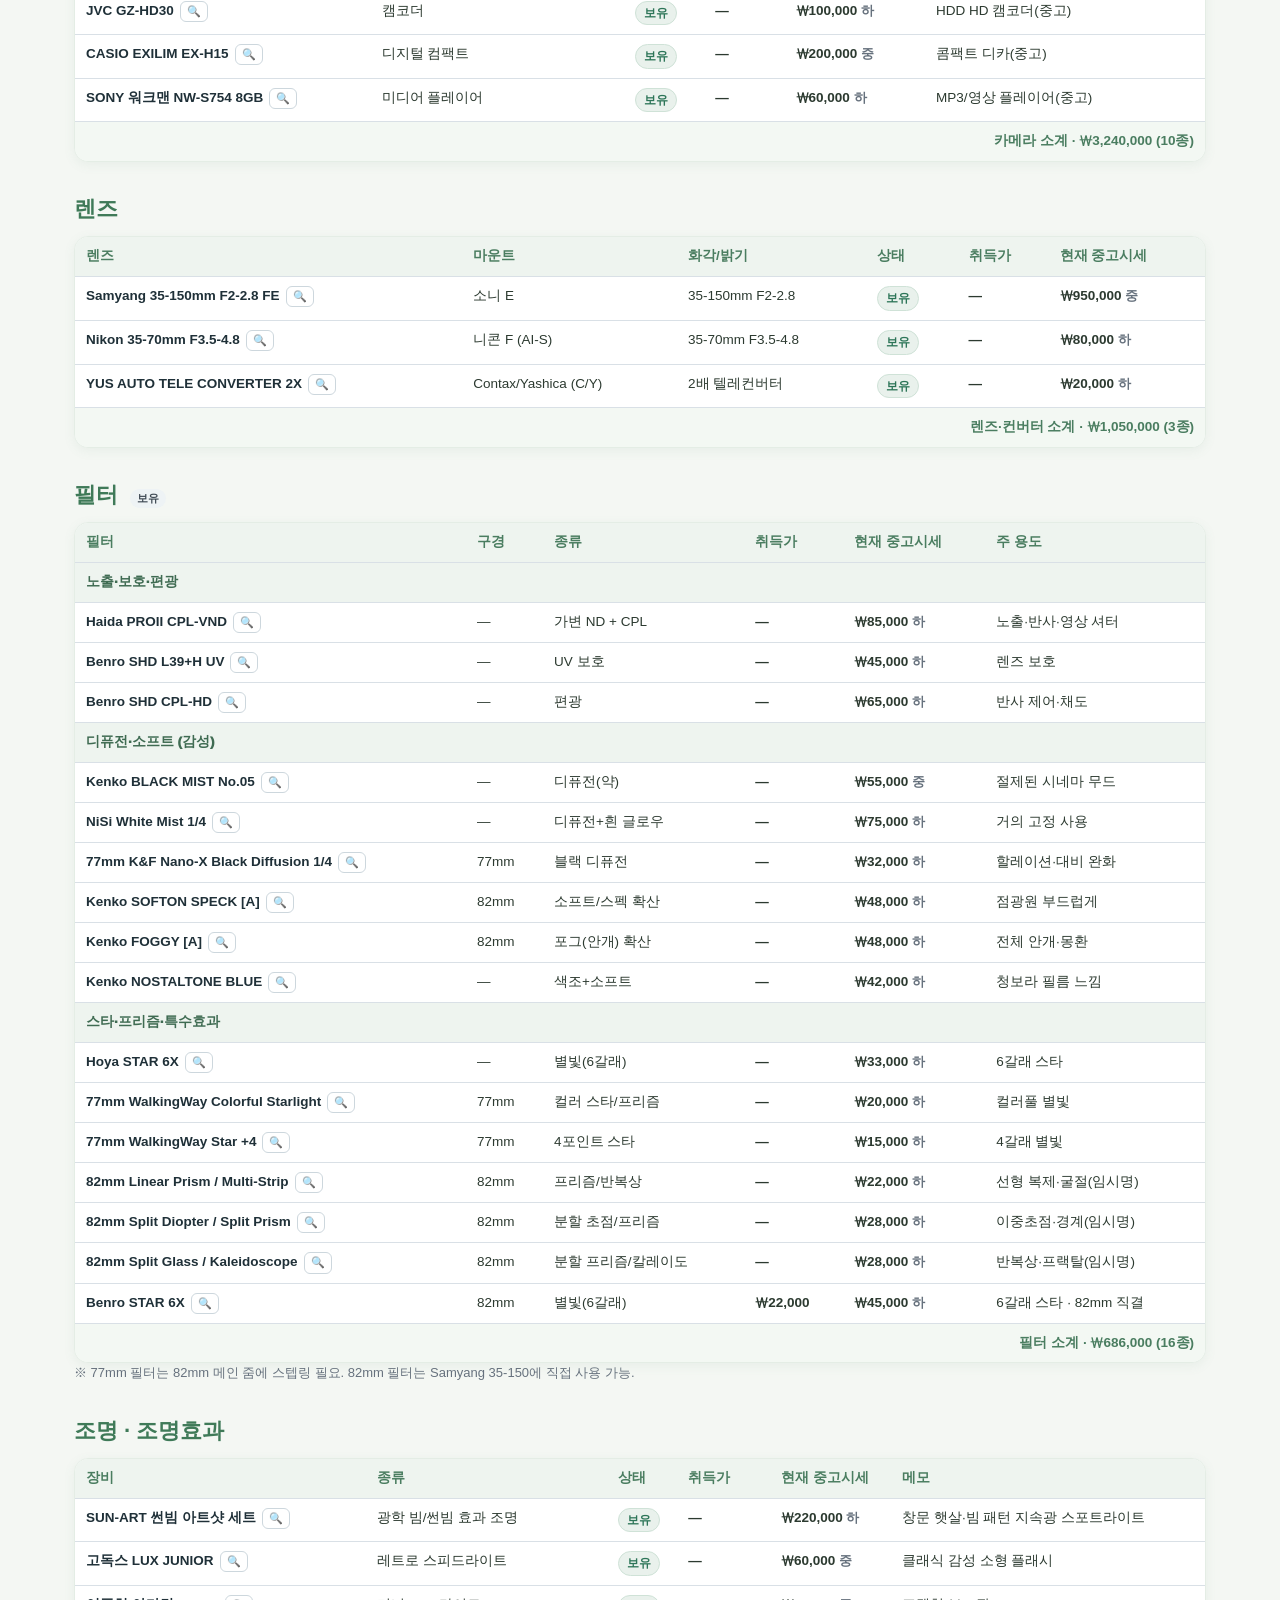
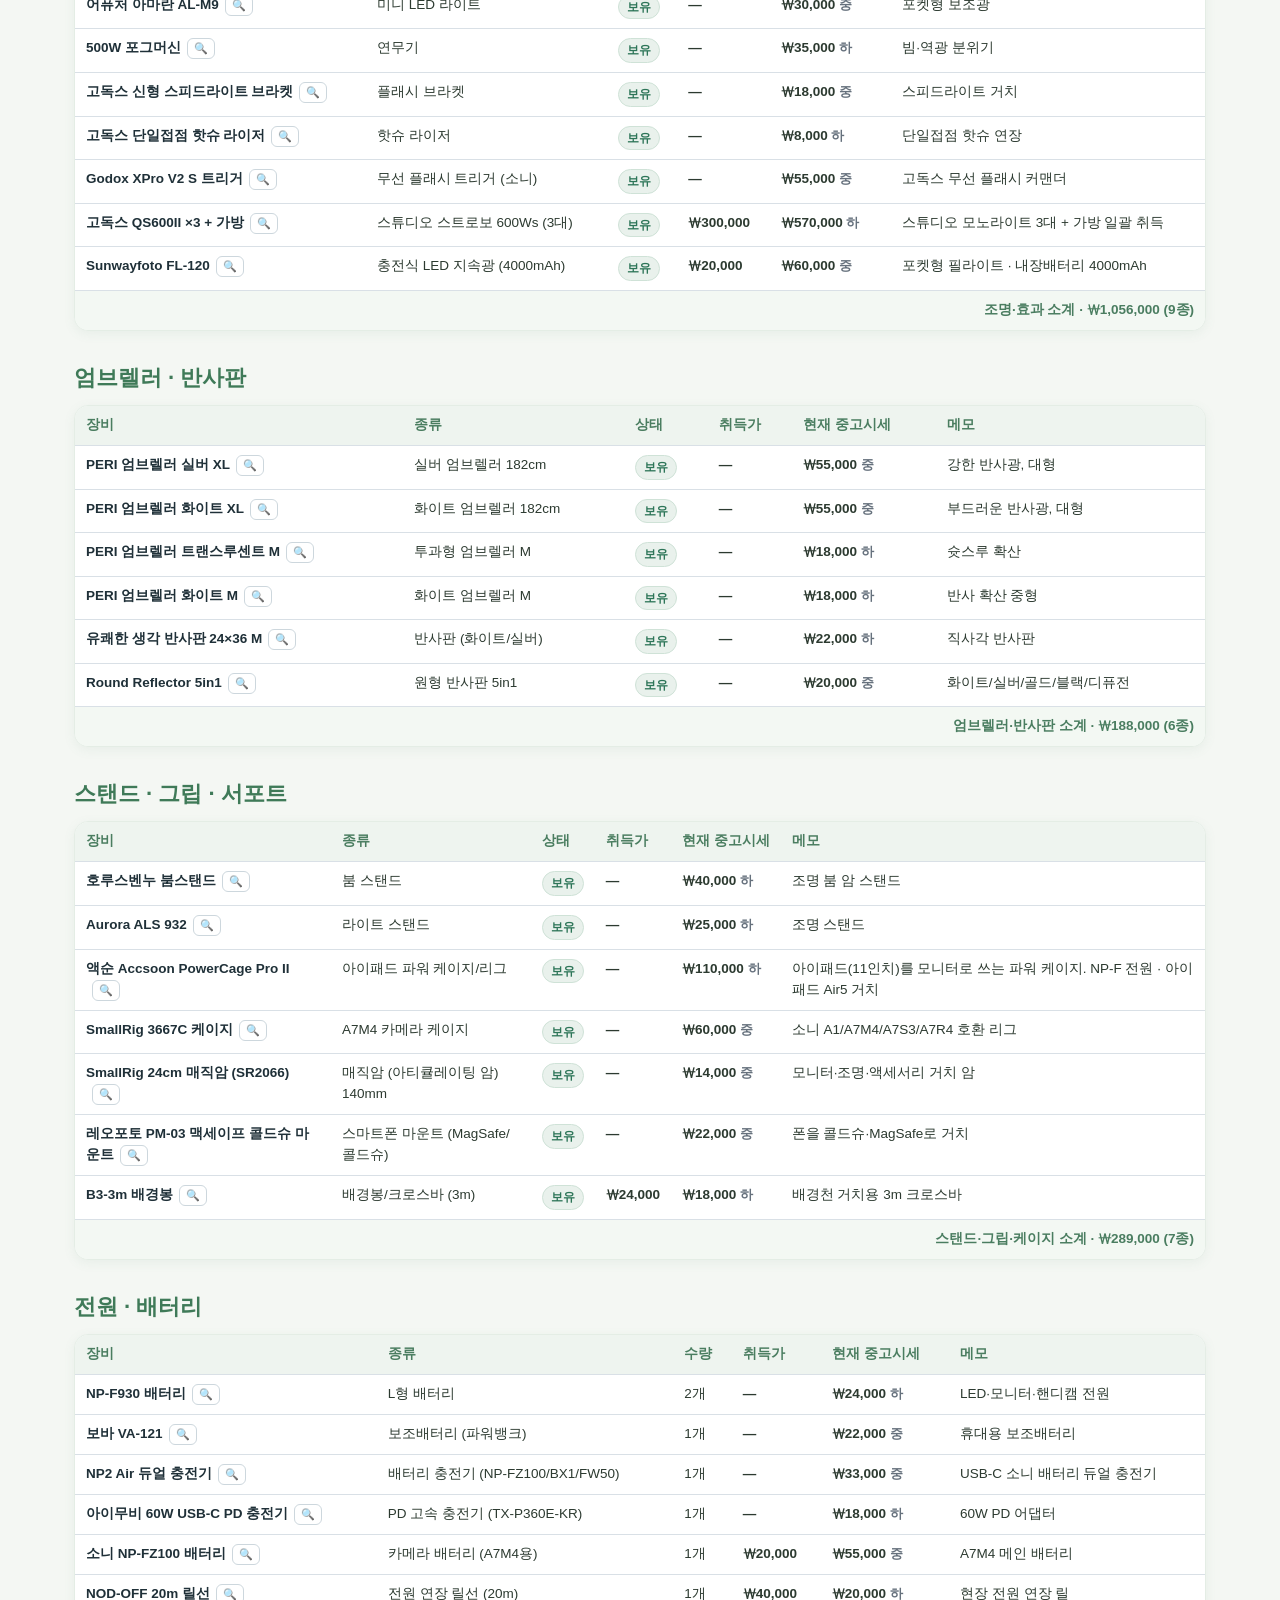
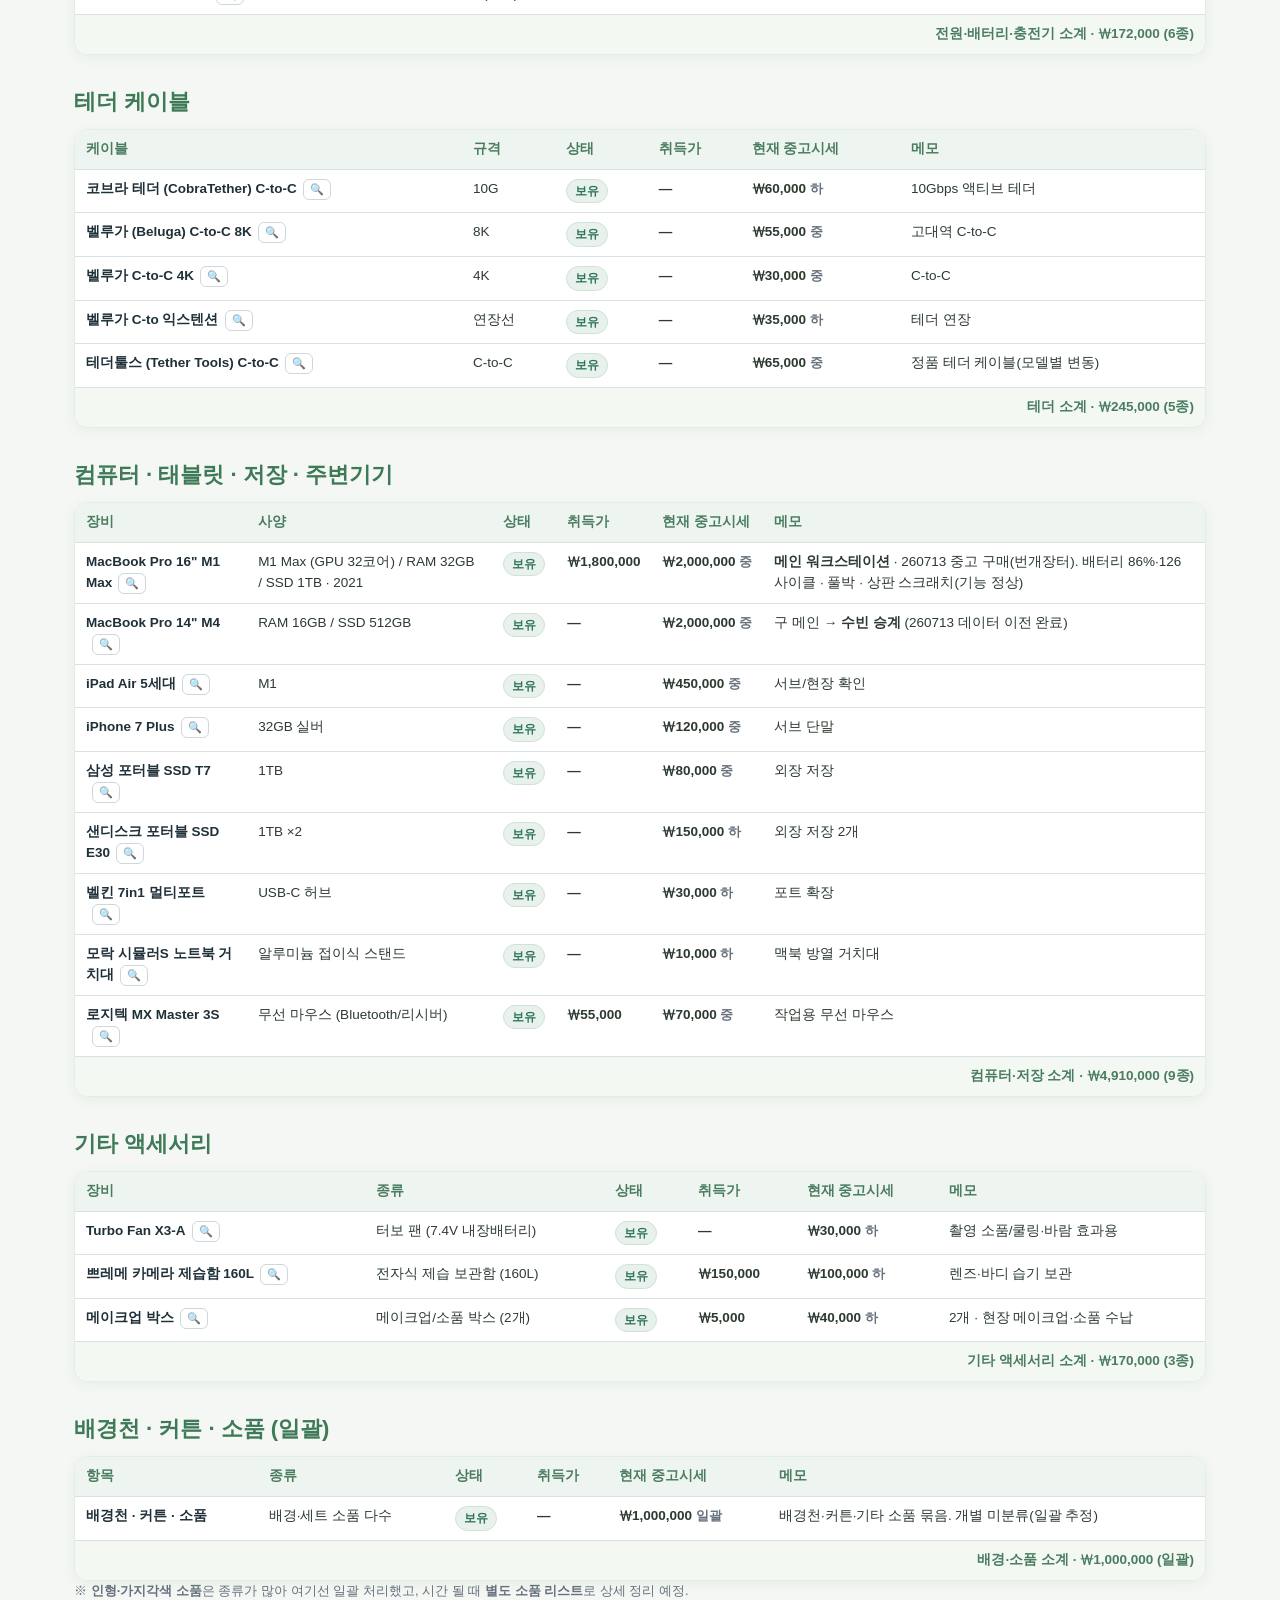
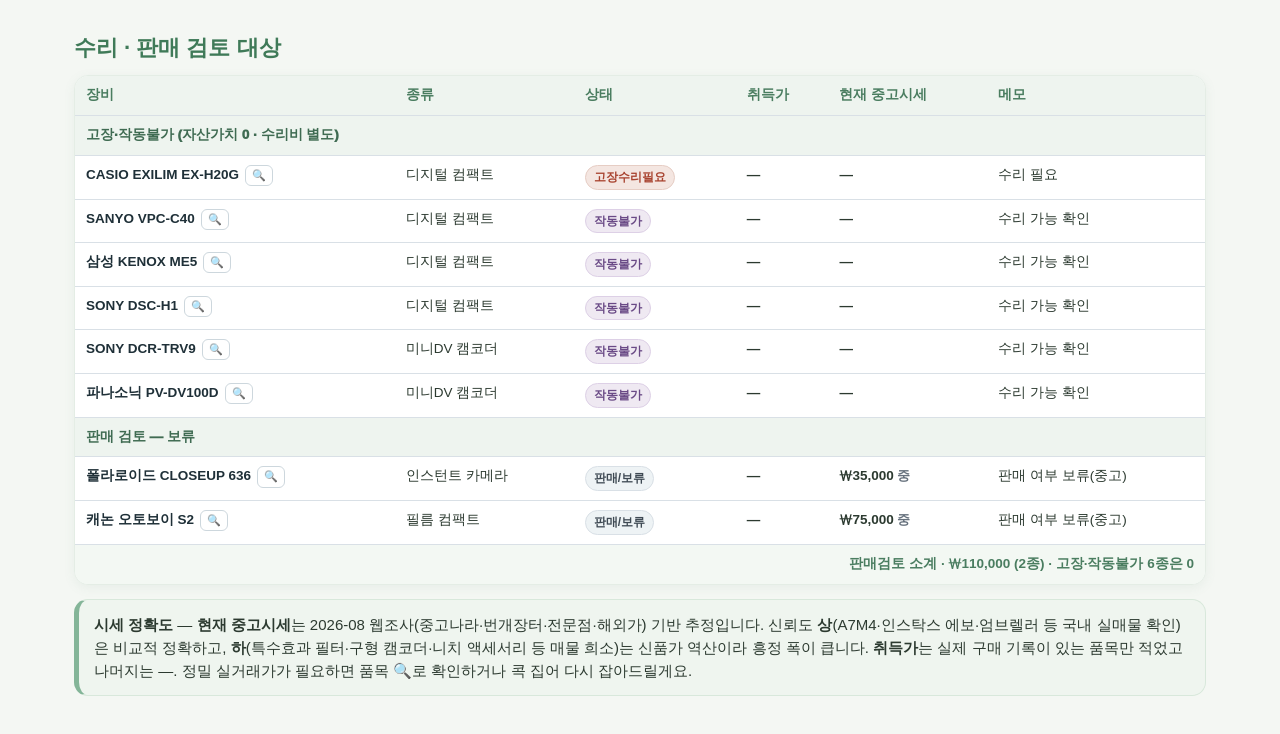
<file: 07_장비비교자료/09_보유장비현황_latest.html>
<!doctype html>
<html lang="ko">
<head>
  <meta charset="utf-8">
  <meta name="viewport" content="width=device-width, initial-scale=1">
  <title>보유 장비 현황</title>
  <style>
    :root{--ink:#20242a;--muted:#66717d;--line:#d9e0e6;--paper:#f8f6f1;--panel:#fff;--accent:#176b87;--warm:#8d5b12;--good:#2d7558;--bad:#a8432f}
    *{box-sizing:border-box}
    body{margin:0;background:var(--paper);color:var(--ink);font-family:-apple-system,BlinkMacSystemFont,"Segoe UI","Noto Sans KR",Arial,sans-serif;line-height:1.55}
    a{color:var(--accent);text-decoration:none}a:hover{text-decoration:underline}
    header{background:#efe9dd;border-bottom:1px solid var(--line);padding:30px 26px 22px}
    main{max-width:1180px;margin:0 auto;padding:24px}
    h1{margin:0 0 8px;font-size:clamp(28px,4vw,42px);line-height:1.08}
    h2{font-size:22px;margin:30px 0 10px}
    p{margin:0 0 10px}.lead{max-width:960px;color:#3f4a54}.small{font-size:13px;color:var(--muted)}
    .top-nav{display:flex;gap:8px;flex-wrap:wrap;margin-top:16px}
    .top-nav a{display:inline-flex;align-items:center;border:1px solid #cdd7dd;border-radius:999px;background:#fff;padding:8px 12px;font-weight:900;color:var(--accent)}
    .top-nav a:hover{background:#eef6f7;text-decoration:none}
    .table-wrap{overflow-x:auto;border:1px solid var(--line);border-radius:8px;background:#fff;margin-top:10px}
    table{width:100%;border-collapse:collapse;min-width:720px}
    th,td{padding:9px 11px;border-bottom:1px solid var(--line);vertical-align:top;text-align:left;font-size:13.5px}
    th{background:#f0f4f6;white-space:nowrap}
    td:first-child{font-weight:800;color:#1f3038}
    tr:last-child td{border-bottom:0}
    .section-row td{background:#eef6f7;font-weight:950}
    .subtotal-row td{background:#f7f3ea;font-weight:900;text-align:right;color:#8d5b12}
    .badge{display:inline-block;border-radius:999px;padding:2px 8px;font-size:12px;font-weight:900;white-space:nowrap;border:1px solid var(--line);background:#fff}
    .own{background:#e9f1ec;color:var(--good);border-color:#cfe2d7}
    .chk{background:#f5efe3;color:var(--warm);border-color:#e5d8bf}
    .fix{background:#f4e6e1;color:var(--bad);border-color:#e6cdc4}
    .dead{background:#efe9f2;color:#6a4a86;border-color:#ddd0e6}
    .sale{background:#eef3f5;color:#3f4a54}
    .price{white-space:nowrap;font-weight:700}
    .imglink{display:inline-flex;align-items:center;border:1px solid #cdd7dd;border-radius:6px;background:#fff;padding:1px 6px;font-size:11px;font-weight:800;color:var(--accent);margin-left:6px}
    .imglink:hover{background:#eef6f7;text-decoration:none}
    .note{background:#fbf6ea;border:1px solid #e7d9b8;border-left:5px solid var(--warm);border-radius:8px;padding:13px 15px;margin:14px 0}
    .cnt{display:inline-block;background:#eef3f5;border-radius:999px;padding:1px 7px;font-size:11px;font-weight:800;color:#3f4a54;margin-left:6px}
    .total-box{background:#fff;border:1px solid var(--line);border-radius:10px;padding:6px 0;margin-top:12px}
    .total-box table{min-width:0}
    .total-box td:last-child,.total-box th:last-child{text-align:right;white-space:nowrap}
    .grand td{background:#efe9dd;font-weight:950;font-size:15px}

    /* ===== 클로버(세이지) 부드러운 톤 · 모바일 우선 ===== */
    body{background:#f4f7f3;font-size:15px;color:#2c3a30}
    header{background:linear-gradient(125deg,#d8ecdc 0%,#aed7bd 100%);border-bottom:0;color:#2f5d43;padding:26px 20px 20px;border-radius:0 0 24px 24px;box-shadow:0 6px 18px rgba(90,140,110,.13)}
    header h1{color:#274a37}header .lead{color:#3f6b52}header .small{color:#5f7f6b}header b{color:#274a37}
    .top-nav{gap:6px;flex-wrap:nowrap;overflow-x:auto;padding-bottom:4px;-webkit-overflow-scrolling:touch;scrollbar-width:none}
    .top-nav::-webkit-scrollbar{display:none}
    .top-nav a{flex:0 0 auto;background:#fff;border-color:transparent;color:#3f7a58;box-shadow:0 1px 4px rgba(60,100,75,.12)}
    .top-nav a:hover{background:#fff;text-decoration:none}
    .page-jump{position:sticky;top:8px;z-index:20;display:flex;gap:6px;flex-wrap:nowrap;overflow-x:auto;background:#fff;border:1px solid #dbe9df;border-radius:999px;padding:7px 10px;margin:16px 0;box-shadow:0 3px 12px rgba(90,140,110,.10);-webkit-overflow-scrolling:touch;scrollbar-width:none}
    .page-jump::-webkit-scrollbar{display:none}
    .page-jump strong{flex:0 0 auto;color:#5e9c76;font-size:12px;align-self:center;padding:0 4px 0 2px}
    .page-jump a{flex:0 0 auto;background:#f1f6f2;border:1px solid #dbe9df;border-radius:999px;padding:6px 12px;font-size:12.5px;font-weight:800;color:#4a7d60;white-space:nowrap}
    .page-jump a.is-primary,.page-jump a:hover{background:#5e9c76;color:#fff;border-color:#5e9c76;text-decoration:none}
    h2{color:#3f7a58}
    .section-row td{background:#eef4ef;color:#3f6b52}
    .subtotal-row td{background:#f3f8f3;color:#4a7d60}
    .table-wrap,.total-box{border-radius:14px;box-shadow:0 3px 12px rgba(90,140,110,.08);border-color:#e4ede5}
    .note{background:#eff5ef;border-color:#d8e8db;border-left-color:#84b598;border-radius:14px}
    th{background:#eef4ef;color:#4a7d60}
    tr:hover td{background:#f6faf6}
    .grand td{background:linear-gradient(120deg,#e4f0e7,#d5ebda);color:#3f6b52}
    #owned-fromplan h2{color:#2e7d52}
    .mini-undo{border:1px solid #dbe9df;background:#fff;border-radius:6px;padding:3px 8px;font-size:12px;font-weight:800;color:#4a7d60;cursor:pointer}
    .mini-undo:hover{background:#eef5ef}
    @media(max-width:760px){
      header{padding:22px 15px 16px;border-radius:0 0 20px 20px}
      h1{font-size:26px}h2{font-size:20px}
      th,td{padding:11px 9px;font-size:13.5px}
    }
  
    /* ===== 폰(≤640px): 표를 품목 카드로 스택 — 가로 스크롤 제거 ===== */
    @media(max-width:640px){
      .table-wrap{overflow-x:visible;border:0;box-shadow:none;background:transparent;border-radius:0}
      table{display:block;width:100%;min-width:0!important;border-collapse:separate;border-spacing:0}
      thead{display:none}
      tbody{display:block;width:100%}
      tbody tr{display:block;width:100%;box-sizing:border-box}
      tbody tr:not(.section-row):not(.subtotal-row):not(.grand){
        background:#fff;border:1px solid #e4ede5;border-radius:13px;padding:11px 13px;margin:0 0 10px;box-shadow:0 2px 8px rgba(90,140,110,.06)}
      tbody tr:hover td{background:transparent}
      td{display:flex;justify-content:space-between;align-items:baseline;gap:14px;border:0!important;padding:3px 0;font-size:14px;text-align:right}
      td:first-child{display:block;text-align:left;font-size:15.5px;font-weight:800;color:#274a37;padding:0 0 6px;margin:0 0 5px;border-bottom:1px dashed #eef2ee!important}
      td::before{content:attr(data-label);color:#8aa093;font-weight:700;font-size:11.5px;flex:0 0 auto;text-align:left;letter-spacing:0}
      td:first-child::before,td[data-label=""]::before,td[data-label="장비"]:first-child::before{content:none}
      td.price{font-weight:800}
      /* 섹션/소계/총합 바 */
      .section-row td,.subtotal-row td,.grand td{display:block;text-align:left;padding:9px 13px;border-radius:9px;font-size:13.5px}
      .section-row td::before,.subtotal-row td::before,.grand td::before{content:none}
      .subtotal-row td,.grand td{text-align:right}
      /* 요약표도 동일 카드화 */
      .total-box{padding:0;border:0;background:transparent;box-shadow:none}
      .total-box .table-wrap{border:0}
    }

  </style>
</head>
<body>
<header>
  <h1>보유 장비 현황</h1>
  <p class="lead">현재 가지고 있는 촬영·조명·컴퓨터·저장 장비 전체 목록 + 대략 시세·군별 소계·총합. 상태 <span class="badge own">보유</span> <span class="badge fix">고장수리필요</span> <span class="badge dead">작동불가</span> <span class="badge sale">판매/보류</span> · 품목명 옆 <span class="imglink">🔍</span> = 이미지 검색.</p>
  <p class="small">기준일 2026-08-15 · 금액을 <b>두 가지로 분리</b>했습니다 — <b>취득가</b>(내가 실제로 산 값, 기록 있는 것만 · 나머지 —)와 <b>현재 중고시세</b>(2026-08 웹조사 추정). 현재 중고시세 옆 <b>상/중/하</b> = 신뢰도(상=국내 실매물 확인, 중=매물 간헐, 하=매물 희소해 신품가 역산 추정). 실거래 흥정 폭 큼. <b>최근 추가</b>(260815, 9종) — 고독스 QS600II ×3·Sunwayfoto FL-120·Benro STAR 6X 82mm·소니 NP-FZ100·NOD-OFF 20m 릴선·B3 배경봉·로지텍 MX Master 3S·쁘레메 제습함 160L·메이크업박스.</p>
  <nav class="top-nav" aria-label="장비 비교자료 분류">
    <a href="00_장비비교_목차_latest.html">목차</a>
    <a href="01_카메라_비교표_latest.html">카메라</a>
    <a href="02_렌즈_비교표_latest.html">렌즈</a>
    <a href="03_필터_비교표_latest.html">필터</a>
    <a href="04_조명_비교표_latest.html">조명</a>
    <a href="05_악세사리_비교표_latest.html">악세사리</a>
    <a href="06_촬영지원장비_비교표_latest.html">촬영지원</a>
    <a href="07_포토프린터_비교표_latest.html">포토프린터</a>
    <a href="08_일본빈티지렌즈_쇼핑가이드_latest.html">빈티지쇼핑</a>
    <a href="09_보유장비현황_latest.html">보유현황</a>
    <a href="10_구매계획리스트_latest.html">구매계획</a>
  </nav>
</header>
<main>
  <nav class="page-jump" aria-label="보유 현황 바로가기">
    <strong>바로가기</strong>
    <a class="is-primary" href="#summary">총합 요약</a>
    <a href="#cam">카메라</a>
    <a href="#lens">렌즈</a>
    <a href="#filter">필터</a>
    <a href="#light">조명·효과</a>
    <a href="#grip">엄브렐러·반사판</a>
    <a href="#stand">스탠드·그립</a>
    <a href="#power">전원</a>
    <a href="#tether">테더</a>
    <a href="#pc">컴퓨터·저장</a>
    <a href="#etc-acc">기타</a>
    <a href="#bg">배경·소품</a>
    <a href="#repair">수리·보류</a>
  </nav>

  <h2 id="summary">총합 요약 <span class="cnt">추정</span></h2>
  <div class="total-box">
    <div class="table-wrap" style="border:0">
      <table>
        <thead><tr><th>군(분류)</th><th>품목 수</th><th>취득가<br><span class="small">기록분</span></th><th>현재 중고시세<br><span class="small">추정</span></th></tr></thead>
        <tbody><tr><td data-label="군(분류)">카메라 (디지털+필름·구형·캠코더)</td><td data-label="품목 수">10</td><td data-label="취득가기록분" class="price" style="text-align:right">—</td><td data-label="현재 중고시세추정" class="price">₩3,240,000</td></tr><tr><td data-label="군(분류)">렌즈·컨버터</td><td data-label="품목 수">3</td><td data-label="취득가기록분" class="price" style="text-align:right">—</td><td data-label="현재 중고시세추정" class="price">₩1,050,000</td></tr><tr><td data-label="군(분류)">필터</td><td data-label="품목 수">16</td><td data-label="취득가기록분" class="price" style="text-align:right">₩22,000</td><td data-label="현재 중고시세추정" class="price">₩686,000</td></tr><tr><td data-label="군(분류)">조명·조명효과</td><td data-label="품목 수">9</td><td data-label="취득가기록분" class="price" style="text-align:right">₩320,000</td><td data-label="현재 중고시세추정" class="price">₩1,056,000</td></tr><tr><td data-label="군(분류)">엄브렐러·반사판</td><td data-label="품목 수">6</td><td data-label="취득가기록분" class="price" style="text-align:right">—</td><td data-label="현재 중고시세추정" class="price">₩188,000</td></tr><tr><td data-label="군(분류)">스탠드·그립·케이지</td><td data-label="품목 수">7</td><td data-label="취득가기록분" class="price" style="text-align:right">₩24,000</td><td data-label="현재 중고시세추정" class="price">₩289,000</td></tr><tr><td data-label="군(분류)">전원·배터리·충전기</td><td data-label="품목 수">6</td><td data-label="취득가기록분" class="price" style="text-align:right">₩60,000</td><td data-label="현재 중고시세추정" class="price">₩172,000</td></tr><tr><td data-label="군(분류)">테더 케이블</td><td data-label="품목 수">5</td><td data-label="취득가기록분" class="price" style="text-align:right">—</td><td data-label="현재 중고시세추정" class="price">₩245,000</td></tr><tr><td data-label="군(분류)">컴퓨터·태블릿·저장</td><td data-label="품목 수">9</td><td data-label="취득가기록분" class="price" style="text-align:right">₩1,855,000</td><td data-label="현재 중고시세추정" class="price">₩4,910,000</td></tr><tr><td data-label="군(분류)">기타 액세서리</td><td data-label="품목 수">3</td><td data-label="취득가기록분" class="price" style="text-align:right">₩155,000</td><td data-label="현재 중고시세추정" class="price">₩170,000</td></tr><tr><td data-label="군(분류)">배경천·커튼·소품 (일괄)</td><td data-label="품목 수">일괄</td><td data-label="취득가기록분" class="price" style="text-align:right">—</td><td data-label="현재 중고시세추정" class="price">₩1,000,000</td></tr><tr><td data-label="군(분류)">판매 검토 (2종)</td><td data-label="품목 수">2</td><td data-label="취득가기록분" class="price" style="text-align:right">—</td><td data-label="현재 중고시세추정" class="price">₩110,000</td></tr><tr class="grand"><td>총합 (자산가치 있는 항목)</td><td>76종 + 일괄</td><td class="price" style="text-align:right">₩2,436,000</td><td class="price">₩13,116,000</td></tr></tbody>
      </table>
    </div>
  </div>
  <p class="small">※ <b>고장·작동불가 6종</b>(EX-H20G / VPC-C40 / KENOX ME5 / DSC-H1 / DCR-TRV9 / PV-DV100D)은 자산가치 0으로 보아 총합에서 제외(수리비 별도). 시세는 추정치라 정밀 값이 필요하면 각 품목 🔍로 실매물 확인하거나 요청주세요.</p>

  <section id="owned-fromplan"></section>

  <h2 id="cam">카메라 바디</h2>
  <div class="table-wrap">
    <table>
      <thead><tr><th>장비</th><th>종류</th><th>상태</th><th>취득가</th><th>현재 중고시세</th><th>메모</th></tr></thead>
      <tbody>
        <tr class="section-row"><td colspan="6">디지털 메인</td></tr>
        <tr><td data-label="장비">Sony A7M4<a class="imglink" target="_blank" rel="noreferrer" href="https://www.google.com/search?tbm=isch&q=Sony+A7+IV">🔍</a></td><td data-label="종류">풀프레임 미러리스 (E마운트)</td><td data-label="상태"><span class="badge own">보유</span></td><td data-label="취득가" class="price">—</td><td data-label="현재 중고시세" class="price">₩1,900,000 <span class="small">상</span></td><td data-label="메모">신품 바디 기준(중고 ~200만대)</td></tr>
        <tr class="section-row"><td colspan="6">필름·구형·캠코더 (서브/컬렉션)</td></tr>
        <tr><td data-label="장비">니콘 FM10<a class="imglink" target="_blank" rel="noreferrer" href="https://www.google.com/search?tbm=isch&q=Nikon+FM10">🔍</a></td><td data-label="종류">필름 SLR (니콘 F, AI-S)</td><td data-label="상태"><span class="badge own">보유</span></td><td data-label="취득가" class="price">—</td><td data-label="현재 중고시세" class="price">₩180,000 <span class="small">중</span></td><td data-label="메모">완전 수동. 만료필름 노출업 가능</td></tr>
        <tr><td data-label="장비">펜탁스 에스피오 SW120II<a class="imglink" target="_blank" rel="noreferrer" href="https://www.google.com/search?tbm=isch&q=Pentax+Espio+120SW">🔍</a></td><td data-label="종류">필름 컴팩트</td><td data-label="상태"><span class="badge own">보유</span></td><td data-label="취득가" class="price">—</td><td data-label="현재 중고시세" class="price">₩200,000 <span class="small">중</span></td><td data-label="메모">광각 줌 컴팩트(중고)</td></tr>
        <tr><td data-label="장비">코니카 C35 EF<a class="imglink" target="_blank" rel="noreferrer" href="https://www.google.com/search?tbm=isch&q=Konica+C35+EF">🔍</a></td><td data-label="종류">필름 컴팩트</td><td data-label="상태"><span class="badge own">보유</span></td><td data-label="취득가" class="price">—</td><td data-label="현재 중고시세" class="price">₩120,000 <span class="small">중</span></td><td data-label="메모">내장 플래시 레인지파인더(중고)</td></tr>
        <tr><td data-label="장비">후지필름 인스탁스 미니 에보<a class="imglink" target="_blank" rel="noreferrer" href="https://www.google.com/search?tbm=isch&q=instax+mini+Evo">🔍</a></td><td data-label="종류">인스턴트 (하이브리드)</td><td data-label="상태"><span class="badge own">보유</span></td><td data-label="취득가" class="price">—</td><td data-label="현재 중고시세" class="price">₩250,000 <span class="small">중</span></td><td data-label="메모">즉석 인화 + 디지털(신품 기준)</td></tr>
        <tr><td data-label="장비">SONY HDR-CX370V<a class="imglink" target="_blank" rel="noreferrer" href="https://www.google.com/search?tbm=isch&q=Sony+HDR-CX370">🔍</a></td><td data-label="종류">캠코더</td><td data-label="상태"><span class="badge own">보유</span></td><td data-label="취득가" class="price">—</td><td data-label="현재 중고시세" class="price">₩100,000 <span class="small">하</span></td><td data-label="메모">HD 핸디캠(중고)</td></tr>
        <tr><td data-label="장비">SONY HDR-CX590V<a class="imglink" target="_blank" rel="noreferrer" href="https://www.google.com/search?tbm=isch&q=Sony+HDR-CX590">🔍</a></td><td data-label="종류">캠코더</td><td data-label="상태"><span class="badge own">보유</span></td><td data-label="취득가" class="price">—</td><td data-label="현재 중고시세" class="price">₩130,000 <span class="small">하</span></td><td data-label="메모">HD 핸디캠(중고)</td></tr>
        <tr><td data-label="장비">JVC GZ-HD30<a class="imglink" target="_blank" rel="noreferrer" href="https://www.google.com/search?tbm=isch&q=JVC+GZ-HD30">🔍</a></td><td data-label="종류">캠코더</td><td data-label="상태"><span class="badge own">보유</span></td><td data-label="취득가" class="price">—</td><td data-label="현재 중고시세" class="price">₩100,000 <span class="small">하</span></td><td data-label="메모">HDD HD 캠코더(중고)</td></tr>
        <tr><td data-label="장비">CASIO EXILIM EX-H15<a class="imglink" target="_blank" rel="noreferrer" href="https://www.google.com/search?tbm=isch&q=Casio+Exilim+EX-H15">🔍</a></td><td data-label="종류">디지털 컴팩트</td><td data-label="상태"><span class="badge own">보유</span></td><td data-label="취득가" class="price">—</td><td data-label="현재 중고시세" class="price">₩200,000 <span class="small">중</span></td><td data-label="메모">콤팩트 디카(중고)</td></tr>
        <tr><td data-label="장비">SONY 워크맨 NW-S754 8GB<a class="imglink" target="_blank" rel="noreferrer" href="https://www.google.com/search?tbm=isch&q=Sony+Walkman+NW-S754">🔍</a></td><td data-label="종류">미디어 플레이어</td><td data-label="상태"><span class="badge own">보유</span></td><td data-label="취득가" class="price">—</td><td data-label="현재 중고시세" class="price">₩60,000 <span class="small">하</span></td><td data-label="메모">MP3/영상 플레이어(중고)</td></tr>
        <tr class="subtotal-row"><td colspan="6">카메라 소계 · ₩3,240,000 (10종)</td></tr>
      </tbody>
    </table>
  </div>

  <h2 id="lens">렌즈</h2>
  <div class="table-wrap">
    <table>
      <thead><tr><th>렌즈</th><th>마운트</th><th>화각/밝기</th><th>상태</th><th>취득가</th><th>현재 중고시세</th></tr></thead>
      <tbody>
        <tr><td data-label="렌즈">Samyang 35-150mm F2-2.8 FE<a class="imglink" target="_blank" rel="noreferrer" href="https://www.google.com/search?tbm=isch&q=Samyang+AF+35-150mm+F2-2.8+FE">🔍</a></td><td data-label="마운트">소니 E</td><td data-label="화각/밝기">35-150mm F2-2.8</td><td data-label="상태"><span class="badge own">보유</span></td><td data-label="취득가" class="price">—</td><td data-label="현재 중고시세" class="price">₩950,000 <span class="small">중</span></td></tr>
        <tr><td data-label="렌즈">Nikon 35-70mm F3.5-4.8<a class="imglink" target="_blank" rel="noreferrer" href="https://www.google.com/search?tbm=isch&q=Nikon+35-70mm+f3.5-4.8+AIS">🔍</a></td><td data-label="마운트">니콘 F (AI-S)</td><td data-label="화각/밝기">35-70mm F3.5-4.8</td><td data-label="상태"><span class="badge own">보유</span></td><td data-label="취득가" class="price">—</td><td data-label="현재 중고시세" class="price">₩80,000 <span class="small">하</span></td></tr>
        <tr><td data-label="렌즈">YUS AUTO TELE CONVERTER 2X<a class="imglink" target="_blank" rel="noreferrer" href="https://www.google.com/search?tbm=isch&q=YUS+Auto+Tele+Converter+2X">🔍</a></td><td data-label="마운트">Contax/Yashica (C/Y)</td><td data-label="화각/밝기">2배 텔레컨버터</td><td data-label="상태"><span class="badge own">보유</span></td><td data-label="취득가" class="price">—</td><td data-label="현재 중고시세" class="price">₩20,000 <span class="small">하</span></td></tr>
        <tr class="subtotal-row"><td colspan="6">렌즈·컨버터 소계 · ₩1,050,000 (3종)</td></tr>
      </tbody>
    </table>
  </div>

  <h2 id="filter">필터 <span class="cnt">보유</span></h2>
  <div class="table-wrap">
    <table>
      <thead><tr><th>필터</th><th>구경</th><th>종류</th><th>취득가</th><th>현재 중고시세</th><th>주 용도</th></tr></thead>
      <tbody>
        <tr class="section-row"><td colspan="6">노출·보호·편광</td></tr>
        <tr><td data-label="필터">Haida PROII CPL-VND<a class="imglink" target="_blank" rel="noreferrer" href="https://www.google.com/search?tbm=isch&q=Haida+PROII+CPL-VND">🔍</a></td><td data-label="구경">—</td><td data-label="종류">가변 ND + CPL</td><td data-label="취득가" class="price">—</td><td data-label="현재 중고시세" class="price">₩85,000 <span class="small">하</span></td><td data-label="주 용도">노출·반사·영상 셔터</td></tr>
        <tr><td data-label="필터">Benro SHD L39+H UV<a class="imglink" target="_blank" rel="noreferrer" href="https://www.google.com/search?tbm=isch&q=Benro+SHD+UV+filter">🔍</a></td><td data-label="구경">—</td><td data-label="종류">UV 보호</td><td data-label="취득가" class="price">—</td><td data-label="현재 중고시세" class="price">₩45,000 <span class="small">하</span></td><td data-label="주 용도">렌즈 보호</td></tr>
        <tr><td data-label="필터">Benro SHD CPL-HD<a class="imglink" target="_blank" rel="noreferrer" href="https://www.google.com/search?tbm=isch&q=Benro+SHD+CPL+filter">🔍</a></td><td data-label="구경">—</td><td data-label="종류">편광</td><td data-label="취득가" class="price">—</td><td data-label="현재 중고시세" class="price">₩65,000 <span class="small">하</span></td><td data-label="주 용도">반사 제어·채도</td></tr>
        <tr class="section-row"><td colspan="6">디퓨전·소프트 (감성)</td></tr>
        <tr><td data-label="필터">Kenko BLACK MIST No.05<a class="imglink" target="_blank" rel="noreferrer" href="https://www.google.com/search?tbm=isch&q=Kenko+Black+Mist+No.05">🔍</a></td><td data-label="구경">—</td><td data-label="종류">디퓨전(약)</td><td data-label="취득가" class="price">—</td><td data-label="현재 중고시세" class="price">₩55,000 <span class="small">중</span></td><td data-label="주 용도">절제된 시네마 무드</td></tr>
        <tr><td data-label="필터">NiSi White Mist 1/4<a class="imglink" target="_blank" rel="noreferrer" href="https://www.google.com/search?tbm=isch&q=NiSi+White+Mist+1/4">🔍</a></td><td data-label="구경">—</td><td data-label="종류">디퓨전+흰 글로우</td><td data-label="취득가" class="price">—</td><td data-label="현재 중고시세" class="price">₩75,000 <span class="small">하</span></td><td data-label="주 용도">거의 고정 사용</td></tr>
        <tr><td data-label="필터">77mm K&amp;F Nano-X Black Diffusion 1/4<a class="imglink" target="_blank" rel="noreferrer" href="https://www.google.com/search?tbm=isch&q=K%26F+Nano-X+Black+Diffusion">🔍</a></td><td data-label="구경">77mm</td><td data-label="종류">블랙 디퓨전</td><td data-label="취득가" class="price">—</td><td data-label="현재 중고시세" class="price">₩32,000 <span class="small">하</span></td><td data-label="주 용도">할레이션·대비 완화</td></tr>
        <tr><td data-label="필터">Kenko SOFTON SPECK [A]<a class="imglink" target="_blank" rel="noreferrer" href="https://www.google.com/search?tbm=isch&q=Kenko+Softon+Speck+A">🔍</a></td><td data-label="구경">82mm</td><td data-label="종류">소프트/스펙 확산</td><td data-label="취득가" class="price">—</td><td data-label="현재 중고시세" class="price">₩48,000 <span class="small">하</span></td><td data-label="주 용도">점광원 부드럽게</td></tr>
        <tr><td data-label="필터">Kenko FOGGY [A]<a class="imglink" target="_blank" rel="noreferrer" href="https://www.google.com/search?tbm=isch&q=Kenko+Foggy+A+filter">🔍</a></td><td data-label="구경">82mm</td><td data-label="종류">포그(안개) 확산</td><td data-label="취득가" class="price">—</td><td data-label="현재 중고시세" class="price">₩48,000 <span class="small">하</span></td><td data-label="주 용도">전체 안개·몽환</td></tr>
        <tr><td data-label="필터">Kenko NOSTALTONE BLUE<a class="imglink" target="_blank" rel="noreferrer" href="https://www.google.com/search?tbm=isch&q=Kenko+Nostaltone+Blue">🔍</a></td><td data-label="구경">—</td><td data-label="종류">색조+소프트</td><td data-label="취득가" class="price">—</td><td data-label="현재 중고시세" class="price">₩42,000 <span class="small">하</span></td><td data-label="주 용도">청보라 필름 느낌</td></tr>
        <tr class="section-row"><td colspan="6">스타·프리즘·특수효과</td></tr>
        <tr><td data-label="필터">Hoya STAR 6X<a class="imglink" target="_blank" rel="noreferrer" href="https://www.google.com/search?tbm=isch&q=Hoya+Star+6X+filter">🔍</a></td><td data-label="구경">—</td><td data-label="종류">별빛(6갈래)</td><td data-label="취득가" class="price">—</td><td data-label="현재 중고시세" class="price">₩33,000 <span class="small">하</span></td><td data-label="주 용도">6갈래 스타</td></tr>
        <tr><td data-label="필터">77mm WalkingWay Colorful Starlight<a class="imglink" target="_blank" rel="noreferrer" href="https://www.google.com/search?tbm=isch&q=WalkingWay+Colorful+Starlight+filter">🔍</a></td><td data-label="구경">77mm</td><td data-label="종류">컬러 스타/프리즘</td><td data-label="취득가" class="price">—</td><td data-label="현재 중고시세" class="price">₩20,000 <span class="small">하</span></td><td data-label="주 용도">컬러풀 별빛</td></tr>
        <tr><td data-label="필터">77mm WalkingWay Star +4<a class="imglink" target="_blank" rel="noreferrer" href="https://www.google.com/search?tbm=isch&q=WalkingWay+Star+4+filter">🔍</a></td><td data-label="구경">77mm</td><td data-label="종류">4포인트 스타</td><td data-label="취득가" class="price">—</td><td data-label="현재 중고시세" class="price">₩15,000 <span class="small">하</span></td><td data-label="주 용도">4갈래 별빛</td></tr>
        <tr><td data-label="필터">82mm Linear Prism / Multi-Strip<a class="imglink" target="_blank" rel="noreferrer" href="https://www.google.com/search?tbm=isch&q=linear+prism+lens+filter+fx">🔍</a></td><td data-label="구경">82mm</td><td data-label="종류">프리즘/반복상</td><td data-label="취득가" class="price">—</td><td data-label="현재 중고시세" class="price">₩22,000 <span class="small">하</span></td><td data-label="주 용도">선형 복제·굴절(임시명)</td></tr>
        <tr><td data-label="필터">82mm Split Diopter / Split Prism<a class="imglink" target="_blank" rel="noreferrer" href="https://www.google.com/search?tbm=isch&q=split+diopter+filter">🔍</a></td><td data-label="구경">82mm</td><td data-label="종류">분할 초점/프리즘</td><td data-label="취득가" class="price">—</td><td data-label="현재 중고시세" class="price">₩28,000 <span class="small">하</span></td><td data-label="주 용도">이중초점·경계(임시명)</td></tr>
        <tr><td data-label="필터">82mm Split Glass / Kaleidoscope<a class="imglink" target="_blank" rel="noreferrer" href="https://www.google.com/search?tbm=isch&q=kaleidoscope+lens+filter+fx">🔍</a></td><td data-label="구경">82mm</td><td data-label="종류">분할 프리즘/칼레이도</td><td data-label="취득가" class="price">—</td><td data-label="현재 중고시세" class="price">₩28,000 <span class="small">하</span></td><td data-label="주 용도">반복상·프랙탈(임시명)</td></tr>
        <tr><td data-label="필터">Benro STAR 6X<a class="imglink" target="_blank" rel="noreferrer" href="https://www.google.com/search?tbm=isch&q=Benro+STAR+6X+filter">🔍</a></td><td data-label="구경">82mm</td><td data-label="종류">별빛(6갈래)</td><td data-label="취득가" class="price">₩22,000</td><td data-label="현재 중고시세" class="price">₩45,000 <span class="small">하</span></td><td data-label="주 용도">6갈래 스타 · 82mm 직결</td></tr>
        <tr class="subtotal-row"><td colspan="6">필터 소계 · ₩686,000 (16종)</td></tr>
      </tbody>
    </table>
  </div>
  <p class="small">※ 77mm 필터는 82mm 메인 줌에 스텝링 필요. 82mm 필터는 Samyang 35-150에 직접 사용 가능.</p>

  <h2 id="light">조명 · 조명효과</h2>
  <div class="table-wrap">
    <table>
      <thead><tr><th>장비</th><th>종류</th><th>상태</th><th>취득가</th><th>현재 중고시세</th><th>메모</th></tr></thead>
      <tbody>
        <tr><td data-label="장비">SUN-ART 썬빔 아트샷 세트<a class="imglink" target="_blank" rel="noreferrer" href="https://www.google.com/search?tbm=isch&q=SUN-ART+%EC%8D%AC%EB%B9%94+%EC%95%84%ED%8A%B8%EC%83%B7">🔍</a></td><td data-label="종류">광학 빔/썬빔 효과 조명</td><td data-label="상태"><span class="badge own">보유</span></td><td data-label="취득가" class="price">—</td><td data-label="현재 중고시세" class="price">₩220,000 <span class="small">하</span></td><td data-label="메모">창문 햇살·빔 패턴 지속광 스포트라이트</td></tr>
        <tr><td data-label="장비">고독스 LUX JUNIOR<a class="imglink" target="_blank" rel="noreferrer" href="https://www.google.com/search?tbm=isch&q=Godox+Lux+Junior">🔍</a></td><td data-label="종류">레트로 스피드라이트</td><td data-label="상태"><span class="badge own">보유</span></td><td data-label="취득가" class="price">—</td><td data-label="현재 중고시세" class="price">₩60,000 <span class="small">중</span></td><td data-label="메모">클래식 감성 소형 플래시</td></tr>
        <tr><td data-label="장비">어퓨처 아마란 AL-M9<a class="imglink" target="_blank" rel="noreferrer" href="https://www.google.com/search?tbm=isch&q=Aputure+Amaran+AL-M9">🔍</a></td><td data-label="종류">미니 LED 라이트</td><td data-label="상태"><span class="badge own">보유</span></td><td data-label="취득가" class="price">—</td><td data-label="현재 중고시세" class="price">₩30,000 <span class="small">중</span></td><td data-label="메모">포켓형 보조광</td></tr>
        <tr><td data-label="장비">500W 포그머신<a class="imglink" target="_blank" rel="noreferrer" href="https://www.google.com/search?tbm=isch&q=fog+machine+500W">🔍</a></td><td data-label="종류">연무기</td><td data-label="상태"><span class="badge own">보유</span></td><td data-label="취득가" class="price">—</td><td data-label="현재 중고시세" class="price">₩35,000 <span class="small">하</span></td><td data-label="메모">빔·역광 분위기</td></tr>
        <tr><td data-label="장비">고독스 신형 스피드라이트 브라켓<a class="imglink" target="_blank" rel="noreferrer" href="https://www.google.com/search?tbm=isch&q=Godox+speedlite+bracket">🔍</a></td><td data-label="종류">플래시 브라켓</td><td data-label="상태"><span class="badge own">보유</span></td><td data-label="취득가" class="price">—</td><td data-label="현재 중고시세" class="price">₩18,000 <span class="small">중</span></td><td data-label="메모">스피드라이트 거치</td></tr>
        <tr><td data-label="장비">고독스 단일접점 핫슈 라이저<a class="imglink" target="_blank" rel="noreferrer" href="https://www.google.com/search?tbm=isch&q=Godox+hot+shoe+riser">🔍</a></td><td data-label="종류">핫슈 라이저</td><td data-label="상태"><span class="badge own">보유</span></td><td data-label="취득가" class="price">—</td><td data-label="현재 중고시세" class="price">₩8,000 <span class="small">하</span></td><td data-label="메모">단일접점 핫슈 연장</td></tr>
        <tr><td data-label="장비">Godox XPro V2 S 트리거<a class="imglink" target="_blank" rel="noreferrer" href="https://www.google.com/search?tbm=isch&q=Godox+XPro+V2+S+trigger">🔍</a></td><td data-label="종류">무선 플래시 트리거 (소니)</td><td data-label="상태"><span class="badge own">보유</span></td><td data-label="취득가" class="price">—</td><td data-label="현재 중고시세" class="price">₩55,000 <span class="small">중</span></td><td data-label="메모">고독스 무선 플래시 커맨더</td></tr>
        <tr><td data-label="장비">고독스 QS600II ×3 + 가방<a class="imglink" target="_blank" rel="noreferrer" href="https://www.google.com/search?tbm=isch&q=Godox+QS600II">🔍</a></td><td data-label="종류">스튜디오 스트로보 600Ws (3대)</td><td data-label="상태"><span class="badge own">보유</span></td><td data-label="취득가" class="price">₩300,000</td><td data-label="현재 중고시세" class="price">₩570,000 <span class="small">하</span></td><td data-label="메모">스튜디오 모노라이트 3대 + 가방 일괄 취득</td></tr>
        <tr><td data-label="장비">Sunwayfoto FL-120<a class="imglink" target="_blank" rel="noreferrer" href="https://www.google.com/search?tbm=isch&q=Sunwayfoto+FL-120+fill+light">🔍</a></td><td data-label="종류">충전식 LED 지속광 (4000mAh)</td><td data-label="상태"><span class="badge own">보유</span></td><td data-label="취득가" class="price">₩20,000</td><td data-label="현재 중고시세" class="price">₩60,000 <span class="small">중</span></td><td data-label="메모">포켓형 필라이트 · 내장배터리 4000mAh</td></tr>
        <tr class="subtotal-row"><td colspan="6">조명·효과 소계 · ₩1,056,000 (9종)</td></tr>
      </tbody>
    </table>
  </div>

  <h2 id="grip">엄브렐러 · 반사판</h2>
  <div class="table-wrap">
    <table>
      <thead><tr><th>장비</th><th>종류</th><th>상태</th><th>취득가</th><th>현재 중고시세</th><th>메모</th></tr></thead>
      <tbody>
        <tr><td data-label="장비">PERI 엄브렐러 실버 XL<a class="imglink" target="_blank" rel="noreferrer" href="https://www.google.com/search?tbm=isch&q=PERI+umbrella+silver+182cm">🔍</a></td><td data-label="종류">실버 엄브렐러 182cm</td><td data-label="상태"><span class="badge own">보유</span></td><td data-label="취득가" class="price">—</td><td data-label="현재 중고시세" class="price">₩55,000 <span class="small">중</span></td><td data-label="메모">강한 반사광, 대형</td></tr>
        <tr><td data-label="장비">PERI 엄브렐러 화이트 XL<a class="imglink" target="_blank" rel="noreferrer" href="https://www.google.com/search?tbm=isch&q=PERI+umbrella+white+182cm">🔍</a></td><td data-label="종류">화이트 엄브렐러 182cm</td><td data-label="상태"><span class="badge own">보유</span></td><td data-label="취득가" class="price">—</td><td data-label="현재 중고시세" class="price">₩55,000 <span class="small">중</span></td><td data-label="메모">부드러운 반사광, 대형</td></tr>
        <tr><td data-label="장비">PERI 엄브렐러 트랜스루센트 M<a class="imglink" target="_blank" rel="noreferrer" href="https://www.google.com/search?tbm=isch&q=PERI+umbrella+translucent">🔍</a></td><td data-label="종류">투과형 엄브렐러 M</td><td data-label="상태"><span class="badge own">보유</span></td><td data-label="취득가" class="price">—</td><td data-label="현재 중고시세" class="price">₩18,000 <span class="small">하</span></td><td data-label="메모">슛스루 확산</td></tr>
        <tr><td data-label="장비">PERI 엄브렐러 화이트 M<a class="imglink" target="_blank" rel="noreferrer" href="https://www.google.com/search?tbm=isch&q=PERI+umbrella+white">🔍</a></td><td data-label="종류">화이트 엄브렐러 M</td><td data-label="상태"><span class="badge own">보유</span></td><td data-label="취득가" class="price">—</td><td data-label="현재 중고시세" class="price">₩18,000 <span class="small">하</span></td><td data-label="메모">반사 확산 중형</td></tr>
        <tr><td data-label="장비">유쾌한 생각 반사판 24×36 M<a class="imglink" target="_blank" rel="noreferrer" href="https://www.google.com/search?tbm=isch&q=photography+reflector+24x36+white+silver">🔍</a></td><td data-label="종류">반사판 (화이트/실버)</td><td data-label="상태"><span class="badge own">보유</span></td><td data-label="취득가" class="price">—</td><td data-label="현재 중고시세" class="price">₩22,000 <span class="small">하</span></td><td data-label="메모">직사각 반사판</td></tr>
        <tr><td data-label="장비">Round Reflector 5in1<a class="imglink" target="_blank" rel="noreferrer" href="https://www.google.com/search?tbm=isch&q=5+in+1+round+reflector">🔍</a></td><td data-label="종류">원형 반사판 5in1</td><td data-label="상태"><span class="badge own">보유</span></td><td data-label="취득가" class="price">—</td><td data-label="현재 중고시세" class="price">₩20,000 <span class="small">중</span></td><td data-label="메모">화이트/실버/골드/블랙/디퓨전</td></tr>
        <tr class="subtotal-row"><td colspan="6">엄브렐러·반사판 소계 · ₩188,000 (6종)</td></tr>
      </tbody>
    </table>
  </div>

  <h2 id="stand">스탠드 · 그립 · 서포트</h2>
  <div class="table-wrap">
    <table>
      <thead><tr><th>장비</th><th>종류</th><th>상태</th><th>취득가</th><th>현재 중고시세</th><th>메모</th></tr></thead>
      <tbody>
        <tr><td data-label="장비">호루스벤누 붐스탠드<a class="imglink" target="_blank" rel="noreferrer" href="https://www.google.com/search?tbm=isch&q=Horusbennu+boom+stand">🔍</a></td><td data-label="종류">붐 스탠드</td><td data-label="상태"><span class="badge own">보유</span></td><td data-label="취득가" class="price">—</td><td data-label="현재 중고시세" class="price">₩40,000 <span class="small">하</span></td><td data-label="메모">조명 붐 암 스탠드</td></tr>
        <tr><td data-label="장비">Aurora ALS 932<a class="imglink" target="_blank" rel="noreferrer" href="https://www.google.com/search?tbm=isch&q=Aurora+ALS+932+light+stand">🔍</a></td><td data-label="종류">라이트 스탠드</td><td data-label="상태"><span class="badge own">보유</span></td><td data-label="취득가" class="price">—</td><td data-label="현재 중고시세" class="price">₩25,000 <span class="small">하</span></td><td data-label="메모">조명 스탠드</td></tr>
        <tr><td data-label="장비">액순 Accsoon PowerCage Pro II<a class="imglink" target="_blank" rel="noreferrer" href="https://www.google.com/search?tbm=isch&q=Accsoon+PowerCage+Pro+II">🔍</a></td><td data-label="종류">아이패드 파워 케이지/리그</td><td data-label="상태"><span class="badge own">보유</span></td><td data-label="취득가" class="price">—</td><td data-label="현재 중고시세" class="price">₩110,000 <span class="small">하</span></td><td data-label="메모">아이패드(11인치)를 모니터로 쓰는 파워 케이지. NP-F 전원 · 아이패드 Air5 거치</td></tr>
        <tr><td data-label="장비">SmallRig 3667C 케이지<a class="imglink" target="_blank" rel="noreferrer" href="https://www.google.com/search?tbm=isch&q=SmallRig+3667C+Sony+A7M4+cage">🔍</a></td><td data-label="종류">A7M4 카메라 케이지</td><td data-label="상태"><span class="badge own">보유</span></td><td data-label="취득가" class="price">—</td><td data-label="현재 중고시세" class="price">₩60,000 <span class="small">중</span></td><td data-label="메모">소니 A1/A7M4/A7S3/A7R4 호환 리그</td></tr>
        <tr><td data-label="장비">SmallRig 24cm 매직암 (SR2066)<a class="imglink" target="_blank" rel="noreferrer" href="https://www.google.com/search?tbm=isch&q=SmallRig+SR2066+magic+arm">🔍</a></td><td data-label="종류">매직암 (아티큘레이팅 암) 140mm</td><td data-label="상태"><span class="badge own">보유</span></td><td data-label="취득가" class="price">—</td><td data-label="현재 중고시세" class="price">₩14,000 <span class="small">중</span></td><td data-label="메모">모니터·조명·액세서리 거치 암</td></tr>
        <tr><td data-label="장비">레오포토 PM-03 맥세이프 콜드슈 마운트<a class="imglink" target="_blank" rel="noreferrer" href="https://www.google.com/search?tbm=isch&q=Leofoto+PM-03+MagSafe+cold+shoe">🔍</a></td><td data-label="종류">스마트폰 마운트 (MagSafe/콜드슈)</td><td data-label="상태"><span class="badge own">보유</span></td><td data-label="취득가" class="price">—</td><td data-label="현재 중고시세" class="price">₩22,000 <span class="small">중</span></td><td data-label="메모">폰을 콜드슈·MagSafe로 거치</td></tr>
        <tr><td data-label="장비">B3-3m 배경봉<a class="imglink" target="_blank" rel="noreferrer" href="https://www.google.com/search?tbm=isch&q=%EB%B0%B0%EA%B2%BD%EB%B4%89+%ED%81%AC%EB%A1%9C%EC%8A%A4%EB%B0%94+3m">🔍</a></td><td data-label="종류">배경봉/크로스바 (3m)</td><td data-label="상태"><span class="badge own">보유</span></td><td data-label="취득가" class="price">₩24,000</td><td data-label="현재 중고시세" class="price">₩18,000 <span class="small">하</span></td><td data-label="메모">배경천 거치용 3m 크로스바</td></tr>
        <tr class="subtotal-row"><td colspan="6">스탠드·그립·케이지 소계 · ₩289,000 (7종)</td></tr>
      </tbody>
    </table>
  </div>

  <h2 id="power">전원 · 배터리</h2>
  <div class="table-wrap">
    <table>
      <thead><tr><th>장비</th><th>종류</th><th>수량</th><th>취득가</th><th>현재 중고시세</th><th>메모</th></tr></thead>
      <tbody>
        <tr><td data-label="장비">NP-F930 배터리<a class="imglink" target="_blank" rel="noreferrer" href="https://www.google.com/search?tbm=isch&q=NP-F930+battery">🔍</a></td><td data-label="종류">L형 배터리</td><td data-label="수량">2개</td><td data-label="취득가" class="price">—</td><td data-label="현재 중고시세" class="price">₩24,000 <span class="small">하</span></td><td data-label="메모">LED·모니터·핸디캠 전원</td></tr>
        <tr><td data-label="장비">보바 VA-121<a class="imglink" target="_blank" rel="noreferrer" href="https://www.google.com/search?tbm=isch&q=VA-121+power+bank">🔍</a></td><td data-label="종류">보조배터리 (파워뱅크)</td><td data-label="수량">1개</td><td data-label="취득가" class="price">—</td><td data-label="현재 중고시세" class="price">₩22,000 <span class="small">중</span></td><td data-label="메모">휴대용 보조배터리</td></tr>
        <tr><td data-label="장비">NP2 Air 듀얼 충전기<a class="imglink" target="_blank" rel="noreferrer" href="https://www.google.com/search?tbm=isch&q=NP2+Air+dual+charger+NP-FZ100">🔍</a></td><td data-label="종류">배터리 충전기 (NP-FZ100/BX1/FW50)</td><td data-label="수량">1개</td><td data-label="취득가" class="price">—</td><td data-label="현재 중고시세" class="price">₩33,000 <span class="small">중</span></td><td data-label="메모">USB-C 소니 배터리 듀얼 충전기</td></tr>
        <tr><td data-label="장비">아이무비 60W USB-C PD 충전기<a class="imglink" target="_blank" rel="noreferrer" href="https://www.google.com/search?tbm=isch&q=iMuto+60W+USB-C+PD+charger">🔍</a></td><td data-label="종류">PD 고속 충전기 (TX-P360E-KR)</td><td data-label="수량">1개</td><td data-label="취득가" class="price">—</td><td data-label="현재 중고시세" class="price">₩18,000 <span class="small">하</span></td><td data-label="메모">60W PD 어댑터</td></tr>
        <tr><td data-label="장비">소니 NP-FZ100 배터리<a class="imglink" target="_blank" rel="noreferrer" href="https://www.google.com/search?tbm=isch&q=Sony+NP-FZ100+battery">🔍</a></td><td data-label="종류">카메라 배터리 (A7M4용)</td><td data-label="수량">1개</td><td data-label="취득가" class="price">₩20,000</td><td data-label="현재 중고시세" class="price">₩55,000 <span class="small">중</span></td><td data-label="메모">A7M4 메인 배터리</td></tr>
        <tr><td data-label="장비">NOD-OFF 20m 릴선<a class="imglink" target="_blank" rel="noreferrer" href="https://www.google.com/search?tbm=isch&q=%EC%A0%84%EC%84%A0%EB%A6%B4+20m+%EC%BC%80%EC%9D%B4%EB%B8%94%EB%A6%B4">🔍</a></td><td data-label="종류">전원 연장 릴선 (20m)</td><td data-label="수량">1개</td><td data-label="취득가" class="price">₩40,000</td><td data-label="현재 중고시세" class="price">₩20,000 <span class="small">하</span></td><td data-label="메모">현장 전원 연장 릴</td></tr>
        <tr class="subtotal-row"><td colspan="6">전원·배터리·충전기 소계 · ₩172,000 (6종)</td></tr>
      </tbody>
    </table>
  </div>

  <h2 id="tether">테더 케이블</h2>
  <div class="table-wrap">
    <table>
      <thead><tr><th>케이블</th><th>규격</th><th>상태</th><th>취득가</th><th>현재 중고시세</th><th>메모</th></tr></thead>
      <tbody>
        <tr><td data-label="케이블">코브라 테더 (CobraTether) C-to-C<a class="imglink" target="_blank" rel="noreferrer" href="https://www.google.com/search?tbm=isch&q=CobraTether+10G+cable">🔍</a></td><td data-label="규격">10G</td><td data-label="상태"><span class="badge own">보유</span></td><td data-label="취득가" class="price">—</td><td data-label="현재 중고시세" class="price">₩60,000 <span class="small">하</span></td><td data-label="메모">10Gbps 액티브 테더</td></tr>
        <tr><td data-label="케이블">벨루가 (Beluga) C-to-C 8K<a class="imglink" target="_blank" rel="noreferrer" href="https://www.google.com/search?tbm=isch&q=Beluga+8K+usb-c+cable">🔍</a></td><td data-label="규격">8K</td><td data-label="상태"><span class="badge own">보유</span></td><td data-label="취득가" class="price">—</td><td data-label="현재 중고시세" class="price">₩55,000 <span class="small">중</span></td><td data-label="메모">고대역 C-to-C</td></tr>
        <tr><td data-label="케이블">벨루가 C-to-C 4K<a class="imglink" target="_blank" rel="noreferrer" href="https://www.google.com/search?tbm=isch&q=Beluga+4K+usb-c+cable">🔍</a></td><td data-label="규격">4K</td><td data-label="상태"><span class="badge own">보유</span></td><td data-label="취득가" class="price">—</td><td data-label="현재 중고시세" class="price">₩30,000 <span class="small">중</span></td><td data-label="메모">C-to-C</td></tr>
        <tr><td data-label="케이블">벨루가 C-to 익스텐션<a class="imglink" target="_blank" rel="noreferrer" href="https://www.google.com/search?tbm=isch&q=Beluga+usb-c+extension">🔍</a></td><td data-label="규격">연장선</td><td data-label="상태"><span class="badge own">보유</span></td><td data-label="취득가" class="price">—</td><td data-label="현재 중고시세" class="price">₩35,000 <span class="small">하</span></td><td data-label="메모">테더 연장</td></tr>
        <tr><td data-label="케이블">테더툴스 (Tether Tools) C-to-C<a class="imglink" target="_blank" rel="noreferrer" href="https://www.google.com/search?tbm=isch&q=Tether+Tools+usb-c+cable">🔍</a></td><td data-label="규격">C-to-C</td><td data-label="상태"><span class="badge own">보유</span></td><td data-label="취득가" class="price">—</td><td data-label="현재 중고시세" class="price">₩65,000 <span class="small">중</span></td><td data-label="메모">정품 테더 케이블(모델별 변동)</td></tr>
        <tr class="subtotal-row"><td colspan="6">테더 소계 · ₩245,000 (5종)</td></tr>
      </tbody>
    </table>
  </div>

  <h2 id="pc">컴퓨터 · 태블릿 · 저장 · 주변기기</h2>
  <div class="table-wrap">
    <table>
      <thead><tr><th>장비</th><th>사양</th><th>상태</th><th>취득가</th><th>현재 중고시세</th><th>메모</th></tr></thead>
      <tbody>
        <tr><td data-label="장비">MacBook Pro 16" M1 Max<a class="imglink" target="_blank" rel="noreferrer" href="https://www.google.com/search?tbm=isch&q=MacBook+Pro+16+M1+Max+2021">🔍</a></td><td data-label="사양">M1 Max (GPU 32코어) / RAM 32GB / SSD 1TB · 2021</td><td data-label="상태"><span class="badge own">보유</span></td><td data-label="취득가" class="price">₩1,800,000</td><td data-label="현재 중고시세" class="price">₩2,000,000 <span class="small">중</span></td><td data-label="메모"><b>메인 워크스테이션</b> · 260713 중고 구매(번개장터). 배터리 86%·126사이클 · 풀박 · 상판 스크래치(기능 정상)</td></tr>
        <tr><td data-label="장비">MacBook Pro 14" M4<a class="imglink" target="_blank" rel="noreferrer" href="https://www.google.com/search?tbm=isch&q=MacBook+Pro+M4">🔍</a></td><td data-label="사양">RAM 16GB / SSD 512GB</td><td data-label="상태"><span class="badge own">보유</span></td><td data-label="취득가" class="price">—</td><td data-label="현재 중고시세" class="price">₩2,000,000 <span class="small">중</span></td><td data-label="메모">구 메인 → <b>수빈 승계</b> (260713 데이터 이전 완료)</td></tr>
        <tr><td data-label="장비">iPad Air 5세대<a class="imglink" target="_blank" rel="noreferrer" href="https://www.google.com/search?tbm=isch&q=iPad+Air+5th+generation">🔍</a></td><td data-label="사양">M1</td><td data-label="상태"><span class="badge own">보유</span></td><td data-label="취득가" class="price">—</td><td data-label="현재 중고시세" class="price">₩450,000 <span class="small">중</span></td><td data-label="메모">서브/현장 확인</td></tr>
        <tr><td data-label="장비">iPhone 7 Plus<a class="imglink" target="_blank" rel="noreferrer" href="https://www.google.com/search?tbm=isch&q=iPhone+7+Plus+silver">🔍</a></td><td data-label="사양">32GB 실버</td><td data-label="상태"><span class="badge own">보유</span></td><td data-label="취득가" class="price">—</td><td data-label="현재 중고시세" class="price">₩120,000 <span class="small">중</span></td><td data-label="메모">서브 단말</td></tr>
        <tr><td data-label="장비">삼성 포터블 SSD T7<a class="imglink" target="_blank" rel="noreferrer" href="https://www.google.com/search?tbm=isch&q=Samsung+T7+SSD+1TB">🔍</a></td><td data-label="사양">1TB</td><td data-label="상태"><span class="badge own">보유</span></td><td data-label="취득가" class="price">—</td><td data-label="현재 중고시세" class="price">₩80,000 <span class="small">중</span></td><td data-label="메모">외장 저장</td></tr>
        <tr><td data-label="장비">샌디스크 포터블 SSD E30<a class="imglink" target="_blank" rel="noreferrer" href="https://www.google.com/search?tbm=isch&q=SanDisk+E30+SSD+1TB">🔍</a></td><td data-label="사양">1TB ×2</td><td data-label="상태"><span class="badge own">보유</span></td><td data-label="취득가" class="price">—</td><td data-label="현재 중고시세" class="price">₩150,000 <span class="small">하</span></td><td data-label="메모">외장 저장 2개</td></tr>
        <tr><td data-label="장비">벨킨 7in1 멀티포트<a class="imglink" target="_blank" rel="noreferrer" href="https://www.google.com/search?tbm=isch&q=Belkin+7+in+1+usb-c+hub">🔍</a></td><td data-label="사양">USB-C 허브</td><td data-label="상태"><span class="badge own">보유</span></td><td data-label="취득가" class="price">—</td><td data-label="현재 중고시세" class="price">₩30,000 <span class="small">하</span></td><td data-label="메모">포트 확장</td></tr>
        <tr><td data-label="장비">모락 시뮬러S 노트북 거치대<a class="imglink" target="_blank" rel="noreferrer" href="https://www.google.com/search?tbm=isch&q=%EB%AA%A8%EB%9D%BD+%EC%8B%9C%EB%AE%AC%EB%9F%ACS+%EB%85%B8%ED%8A%B8%EB%B6%81+%EA%B1%B0%EC%B9%98%EB%8C%80">🔍</a></td><td data-label="사양">알루미늄 접이식 스탠드</td><td data-label="상태"><span class="badge own">보유</span></td><td data-label="취득가" class="price">—</td><td data-label="현재 중고시세" class="price">₩10,000 <span class="small">하</span></td><td data-label="메모">맥북 방열 거치대</td></tr>
        <tr><td data-label="장비">로지텍 MX Master 3S<a class="imglink" target="_blank" rel="noreferrer" href="https://www.google.com/search?tbm=isch&q=Logitech+MX+Master+3S">🔍</a></td><td data-label="사양">무선 마우스 (Bluetooth/리시버)</td><td data-label="상태"><span class="badge own">보유</span></td><td data-label="취득가" class="price">₩55,000</td><td data-label="현재 중고시세" class="price">₩70,000 <span class="small">중</span></td><td data-label="메모">작업용 무선 마우스</td></tr>
        <tr class="subtotal-row"><td colspan="6">컴퓨터·저장 소계 · ₩4,910,000 (9종)</td></tr>
      </tbody>
    </table>
  </div>

  <h2 id="etc-acc">기타 액세서리</h2>
  <div class="table-wrap">
    <table>
      <thead><tr><th>장비</th><th>종류</th><th>상태</th><th>취득가</th><th>현재 중고시세</th><th>메모</th></tr></thead>
      <tbody>
        <tr><td data-label="장비">Turbo Fan X3-A<a class="imglink" target="_blank" rel="noreferrer" href="https://www.google.com/search?tbm=isch&q=Turbo+Fan+X3-A">🔍</a></td><td data-label="종류">터보 팬 (7.4V 내장배터리)</td><td data-label="상태"><span class="badge own">보유</span></td><td data-label="취득가" class="price">—</td><td data-label="현재 중고시세" class="price">₩30,000 <span class="small">하</span></td><td data-label="메모">촬영 소품/쿨링·바람 효과용</td></tr>
        <tr><td data-label="장비">쁘레메 카메라 제습함 160L<a class="imglink" target="_blank" rel="noreferrer" href="https://www.google.com/search?tbm=isch&q=%EC%81%98%EB%A0%88%EB%A9%94+%EC%A0%9C%EC%8A%B5%ED%95%A8+160L">🔍</a></td><td data-label="종류">전자식 제습 보관함 (160L)</td><td data-label="상태"><span class="badge own">보유</span></td><td data-label="취득가" class="price">₩150,000</td><td data-label="현재 중고시세" class="price">₩100,000 <span class="small">하</span></td><td data-label="메모">렌즈·바디 습기 보관</td></tr>
        <tr><td data-label="장비">메이크업 박스<a class="imglink" target="_blank" rel="noreferrer" href="https://www.google.com/search?tbm=isch&q=%EB%A9%94%EC%9D%B4%ED%81%AC%EC%97%85+%EB%B0%95%EC%8A%A4">🔍</a></td><td data-label="종류">메이크업/소품 박스 (2개)</td><td data-label="상태"><span class="badge own">보유</span></td><td data-label="취득가" class="price">₩5,000</td><td data-label="현재 중고시세" class="price">₩40,000 <span class="small">하</span></td><td data-label="메모">2개 · 현장 메이크업·소품 수납</td></tr>
        <tr class="subtotal-row"><td colspan="6">기타 액세서리 소계 · ₩170,000 (3종)</td></tr>
      </tbody>
    </table>
  </div>

  <h2 id="bg">배경천 · 커튼 · 소품 (일괄)</h2>
  <div class="table-wrap">
    <table>
      <thead><tr><th>항목</th><th>종류</th><th>상태</th><th>취득가</th><th>현재 중고시세</th><th>메모</th></tr></thead>
      <tbody>
        <tr><td data-label="항목">배경천 · 커튼 · 소품</td><td data-label="종류">배경·세트 소품 다수</td><td data-label="상태"><span class="badge own">보유</span></td><td data-label="취득가" class="price">—</td><td data-label="현재 중고시세" class="price">₩1,000,000 <span class="small">일괄</span></td><td data-label="메모">배경천·커튼·기타 소품 묶음. 개별 미분류(일괄 추정)</td></tr>
        <tr class="subtotal-row"><td colspan="6">배경·소품 소계 · ₩1,000,000 (일괄)</td></tr>
      </tbody>
    </table>
  </div>
  <p class="small">※ <b>인형·가지각색 소품</b>은 종류가 많아 여기선 일괄 처리했고, 시간 될 때 <b>별도 소품 리스트</b>로 상세 정리 예정.</p>

  <h2 id="repair">수리 · 판매 검토 대상</h2>
  <div class="table-wrap">
    <table>
      <thead><tr><th>장비</th><th>종류</th><th>상태</th><th>취득가</th><th>현재 중고시세</th><th>메모</th></tr></thead>
      <tbody>
        <tr class="section-row"><td colspan="6">고장·작동불가 (자산가치 0 · 수리비 별도)</td></tr>
        <tr><td data-label="장비">CASIO EXILIM EX-H20G<a class="imglink" target="_blank" rel="noreferrer" href="https://www.google.com/search?tbm=isch&q=Casio+Exilim+EX-H20G">🔍</a></td><td data-label="종류">디지털 컴팩트</td><td data-label="상태"><span class="badge fix">고장수리필요</span></td><td data-label="취득가" class="price">—</td><td data-label="현재 중고시세" class="price">—</td><td data-label="메모">수리 필요</td></tr>
        <tr><td data-label="장비">SANYO VPC-C40<a class="imglink" target="_blank" rel="noreferrer" href="https://www.google.com/search?tbm=isch&q=Sanyo+VPC-C40">🔍</a></td><td data-label="종류">디지털 컴팩트</td><td data-label="상태"><span class="badge dead">작동불가</span></td><td data-label="취득가" class="price">—</td><td data-label="현재 중고시세" class="price">—</td><td data-label="메모">수리 가능 확인</td></tr>
        <tr><td data-label="장비">삼성 KENOX ME5<a class="imglink" target="_blank" rel="noreferrer" href="https://www.google.com/search?tbm=isch&q=Samsung+Kenox+ME5">🔍</a></td><td data-label="종류">디지털 컴팩트</td><td data-label="상태"><span class="badge dead">작동불가</span></td><td data-label="취득가" class="price">—</td><td data-label="현재 중고시세" class="price">—</td><td data-label="메모">수리 가능 확인</td></tr>
        <tr><td data-label="장비">SONY DSC-H1<a class="imglink" target="_blank" rel="noreferrer" href="https://www.google.com/search?tbm=isch&q=Sony+DSC-H1">🔍</a></td><td data-label="종류">디지털 컴팩트</td><td data-label="상태"><span class="badge dead">작동불가</span></td><td data-label="취득가" class="price">—</td><td data-label="현재 중고시세" class="price">—</td><td data-label="메모">수리 가능 확인</td></tr>
        <tr><td data-label="장비">SONY DCR-TRV9<a class="imglink" target="_blank" rel="noreferrer" href="https://www.google.com/search?tbm=isch&q=Sony+DCR-TRV9">🔍</a></td><td data-label="종류">미니DV 캠코더</td><td data-label="상태"><span class="badge dead">작동불가</span></td><td data-label="취득가" class="price">—</td><td data-label="현재 중고시세" class="price">—</td><td data-label="메모">수리 가능 확인</td></tr>
        <tr><td data-label="장비">파나소닉 PV-DV100D<a class="imglink" target="_blank" rel="noreferrer" href="https://www.google.com/search?tbm=isch&q=Panasonic+PV-DV100D">🔍</a></td><td data-label="종류">미니DV 캠코더</td><td data-label="상태"><span class="badge dead">작동불가</span></td><td data-label="취득가" class="price">—</td><td data-label="현재 중고시세" class="price">—</td><td data-label="메모">수리 가능 확인</td></tr>
        <tr class="section-row"><td colspan="6">판매 검토 — 보류</td></tr>
        <tr><td data-label="장비">폴라로이드 CLOSEUP 636<a class="imglink" target="_blank" rel="noreferrer" href="https://www.google.com/search?tbm=isch&q=Polaroid+CloseUp+636">🔍</a></td><td data-label="종류">인스턴트 카메라</td><td data-label="상태"><span class="badge sale">판매/보류</span></td><td data-label="취득가" class="price">—</td><td data-label="현재 중고시세" class="price">₩35,000 <span class="small">중</span></td><td data-label="메모">판매 여부 보류(중고)</td></tr>
        <tr><td data-label="장비">캐논 오토보이 S2<a class="imglink" target="_blank" rel="noreferrer" href="https://www.google.com/search?tbm=isch&q=Canon+Autoboy+S2">🔍</a></td><td data-label="종류">필름 컴팩트</td><td data-label="상태"><span class="badge sale">판매/보류</span></td><td data-label="취득가" class="price">—</td><td data-label="현재 중고시세" class="price">₩75,000 <span class="small">중</span></td><td data-label="메모">판매 여부 보류(중고)</td></tr>
        <tr class="subtotal-row"><td colspan="6">판매검토 소계 · ₩110,000 (2종) · 고장·작동불가 6종은 0</td></tr>
      </tbody>
    </table>
  </div>

  <div class="note"><b>시세 정확도</b> — <b>현재 중고시세</b>는 2026-08 웹조사(중고나라·번개장터·전문점·해외가) 기반 추정입니다. 신뢰도 <b>상</b>(A7M4·인스탁스 에보·엄브렐러 등 국내 실매물 확인)은 비교적 정확하고, <b>하</b>(특수효과 필터·구형 캠코더·니치 액세서리 등 매물 희소)는 신품가 역산이라 흥정 폭이 큽니다. <b>취득가</b>는 실제 구매 기록이 있는 품목만 적었고 나머지는 —. 정밀 실거래가가 필요하면 품목 🔍로 확인하거나 콕 집어 다시 잡아드릴게요.</div>
</main>
<script>
(function(){
  var el=document.getElementById('owned-fromplan'); if(!el) return;
  var KEY='maydly-owned-fromplan';
  function esc(s){return (''+(s||'')).replace(/&/g,"&amp;").replace(/</g,"&lt;").replace(/>/g,"&gt;");}
  function get(){ try{return JSON.parse(localStorage.getItem(KEY)||'[]');}catch(e){return [];} }
  function render(){
    var owned=get();
    if(!owned.length){ el.innerHTML=''; return; }
    var rows=owned.map(function(o,i){
      return '<tr><td>'+esc(o.name)+'</td><td><span class="badge own">'+esc(o.cat||'')+'</span></td><td class="price">'+(o.price? o.price+'만':'—')+'</td><td class="small">'+esc(o.ts||'')+'</td><td>'+esc(o.memo||'')+'</td><td><button class="mini-undo" data-i="'+i+'">되돌리기</button></td></tr>';
    }).join('');
    el.innerHTML='<h2 id="bought">🛒 구매완료 (플래너에서 이동) <span class="cnt">'+owned.length+'</span></h2>'+
      '<div class="table-wrap"><table><thead><tr><th>장비</th><th>분류</th><th>구매가</th><th>날짜</th><th>메모</th><th></th></tr></thead><tbody>'+rows+'</tbody></table></div>'+
      '<p class="small">이 브라우저에서 플래너 "구매완료"로 넘어온 항목이에요. 영구 보유 목록에 넣으려면 클로드에게 알려주세요.</p>';
  }
  el.addEventListener('click',function(e){
    var i=e.target.getAttribute('data-i'); if(i==null) return;
    var owned=get(); owned.splice(+i,1); localStorage.setItem(KEY,JSON.stringify(owned)); render();
  });
  render();
})();
</script>
</body>
</html>
</file>
